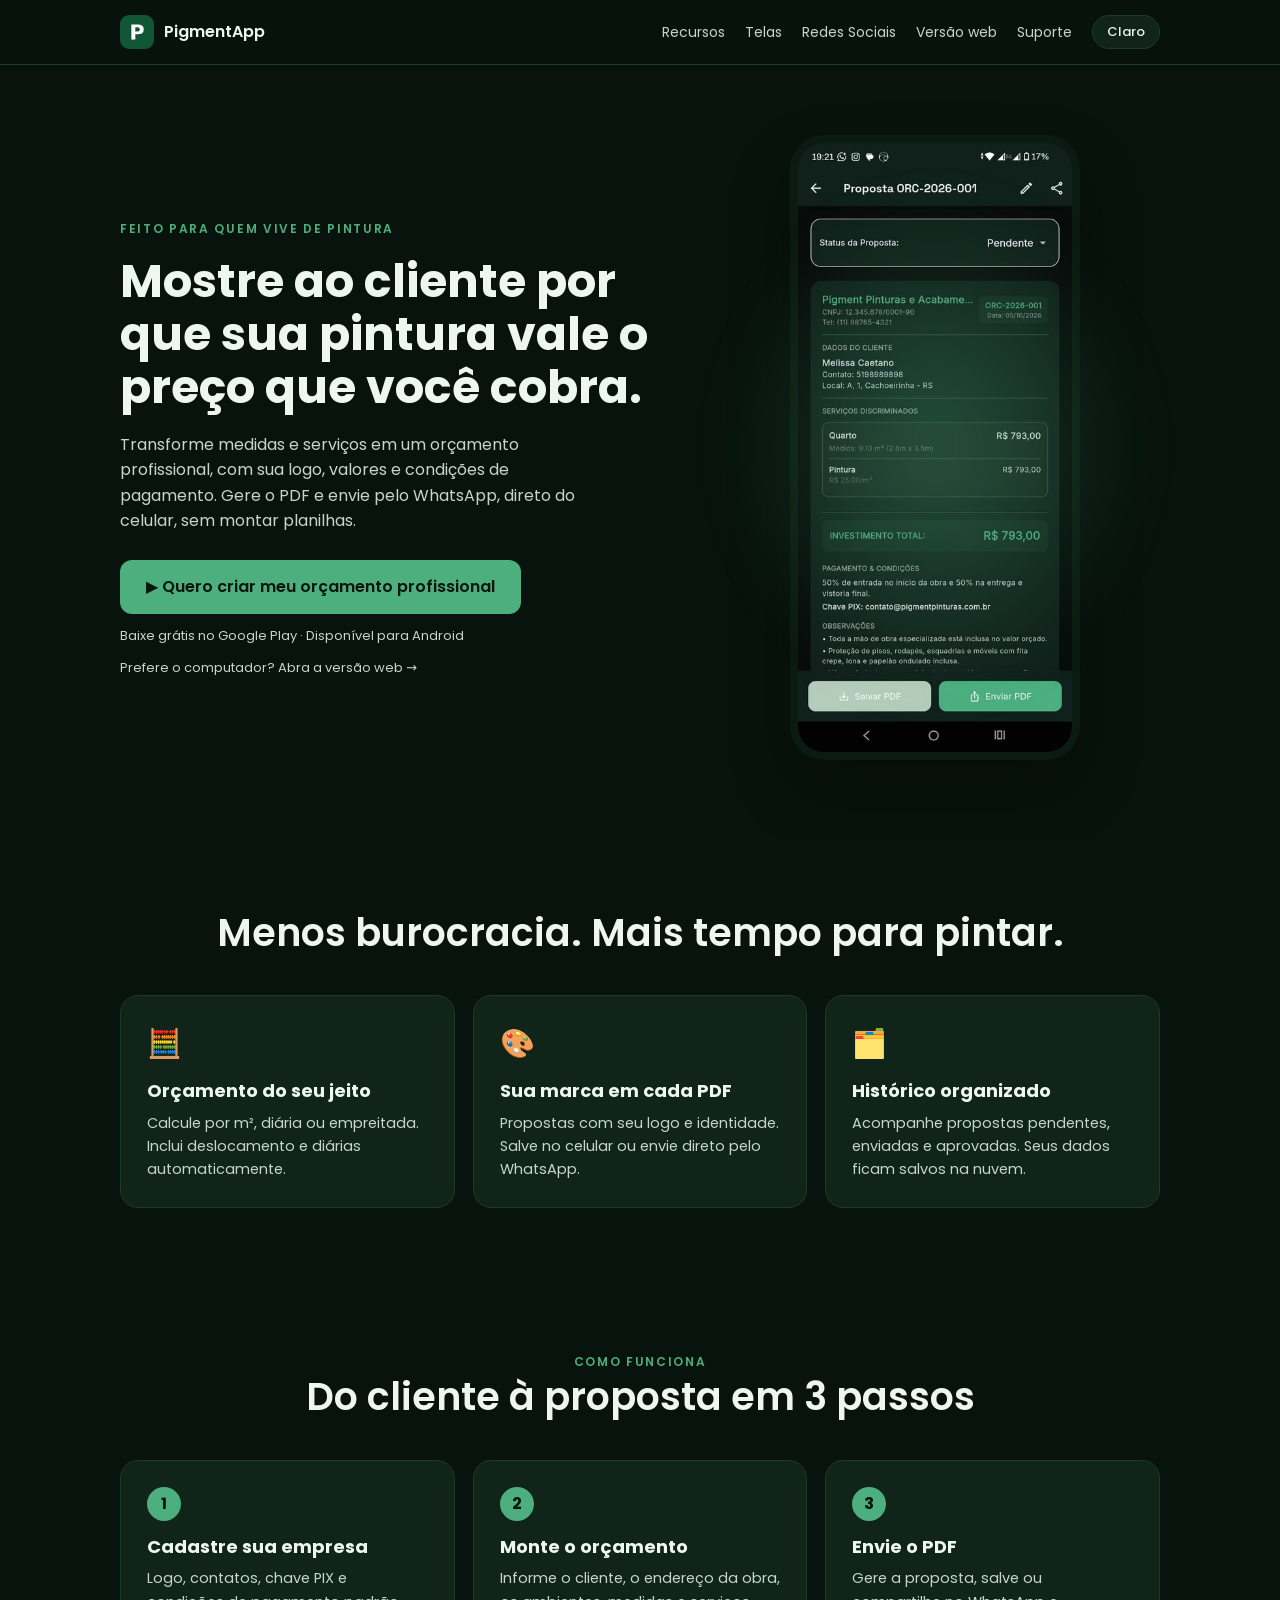
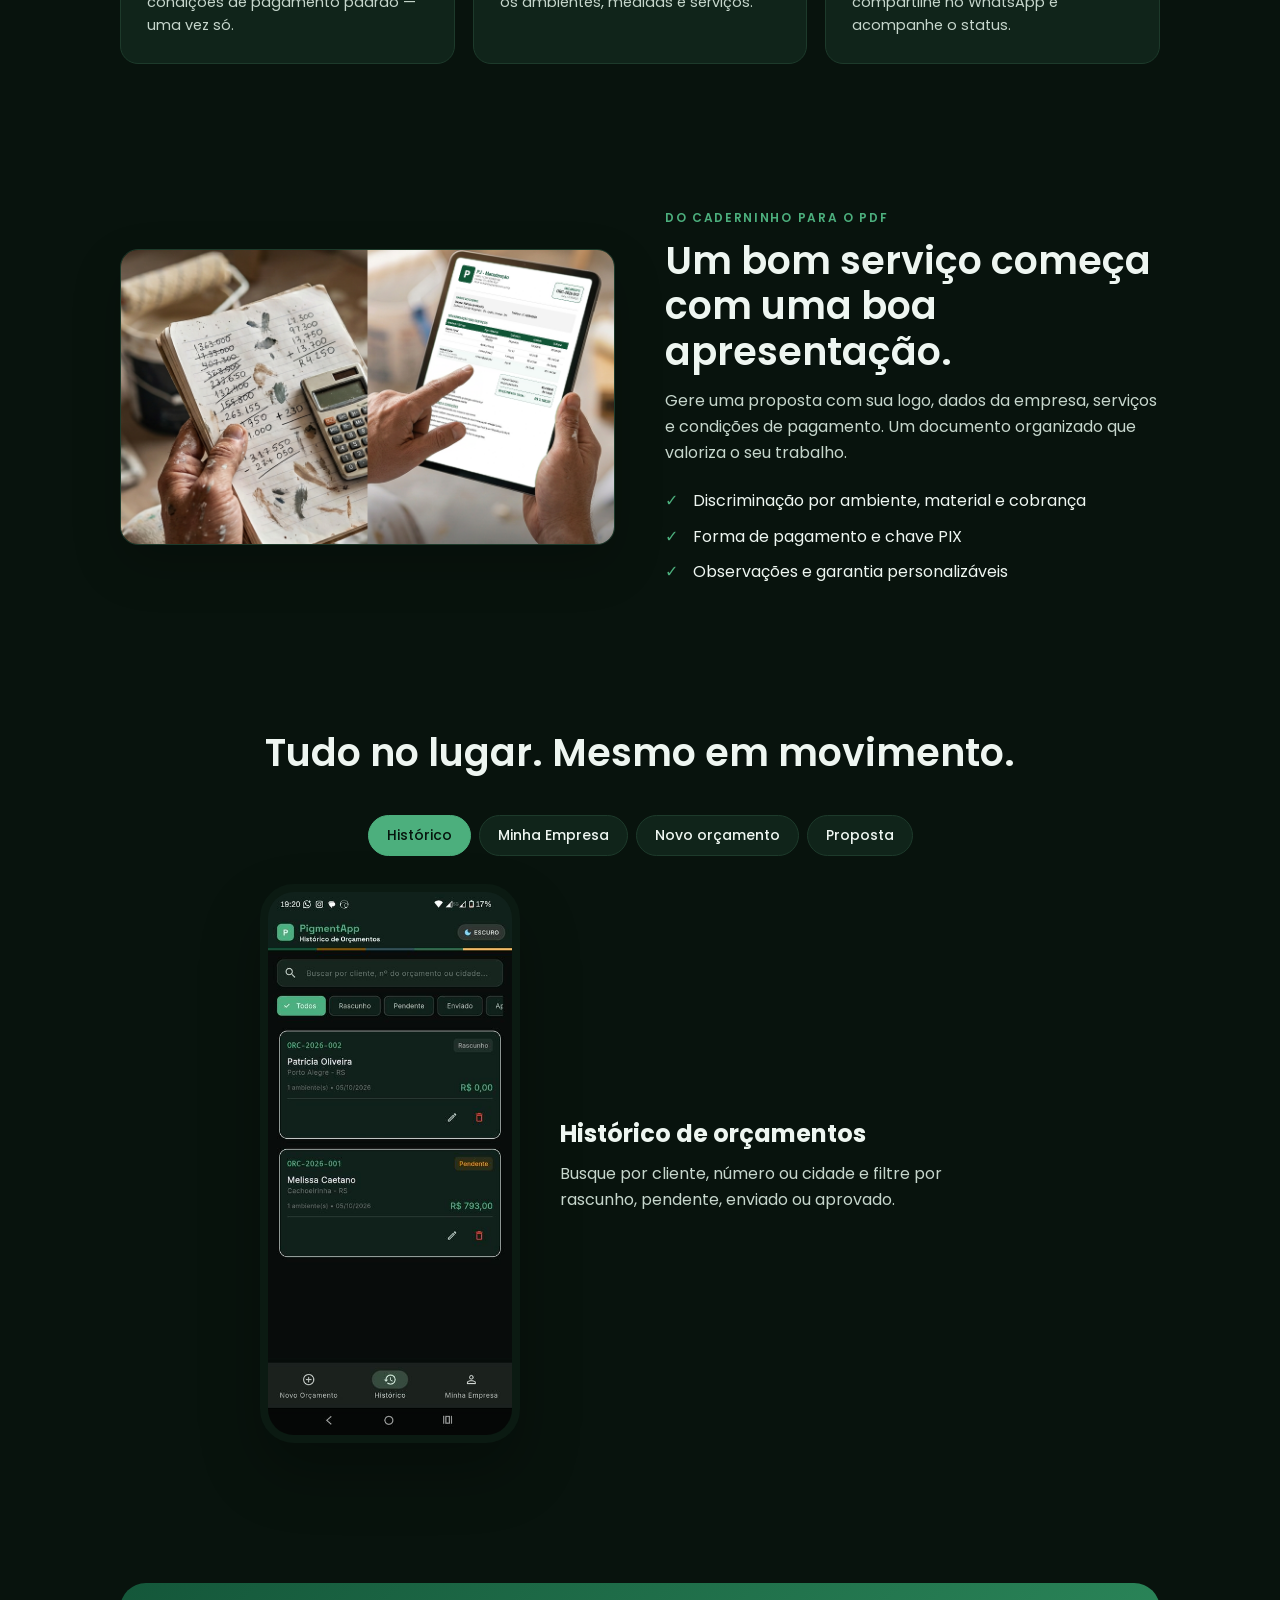
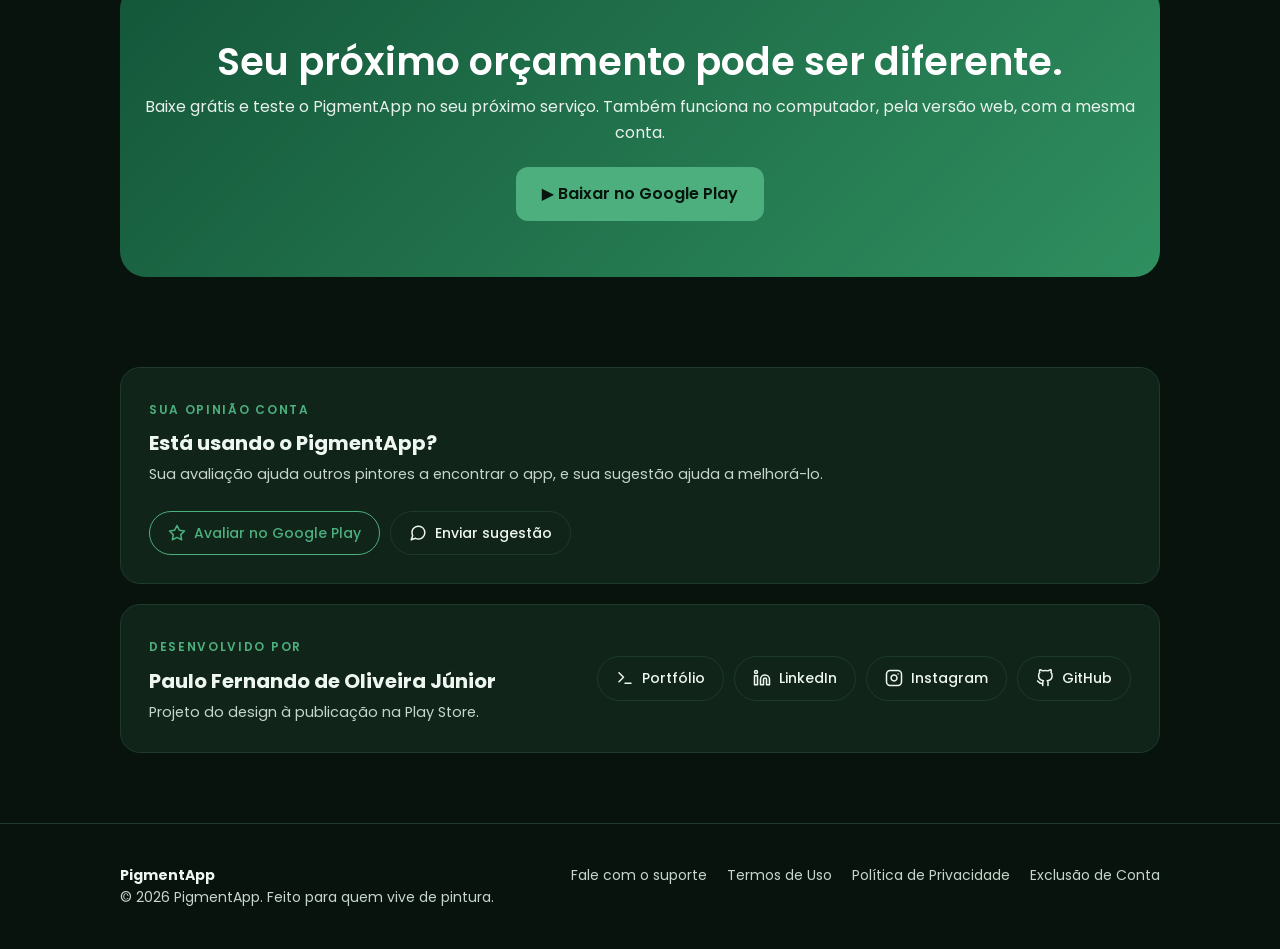
<file: index.html>
<!DOCTYPE html>
<html lang="pt-BR">

<head>
    <meta charset="utf-8">
    <meta name="viewport" content="width=device-width, initial-scale=1">
    <title>PigmentApp — Orçamentos profissionais para pintores</title>
    <meta name="description"
        content="Transforme medidas e serviços em propostas profissionais em PDF, direto do celular ou do computador. Baixe grátis no Google Play ou use na versão web.">
    <link rel="icon" href="assets/icone.png">
    <link rel="preconnect" href="https://fonts.googleapis.com">
    <link rel="preconnect" href="https://fonts.gstatic.com" crossorigin>
    <link href="https://fonts.googleapis.com/css2?family=Poppins:wght@400;500;600;700&display=swap" rel="stylesheet">
    <link rel="stylesheet" href="css/style.css">
</head>

<body>
    <nav>
        <div class="w"><a class="logo" href="#"><img src="assets/icone.png" alt="">PigmentApp</a>
            <div class="nl">
                <a class="h" href="#recursos">Recursos</a>
                <a class="h" href="#telas">Telas</a>
                <a class="h" href="#redes">Redes Sociais</a>
                <a class="h" href="/web/" target="_blank" rel="noopener">Versão web</a>
                <a href="suporte.html" target="_blank" rel="noopener">Suporte</a>
                <button class="tg" id="tg">Escuro</button>
            </div>
        </div>
    </nav>

    <header class="hero">
        <div class="w">
            <div class="rv">
                <span class="eyebrow">Feito para quem vive de pintura</span>
                <h1>Mostre ao cliente por que sua pintura vale o preço que você cobra.</h1>
                <p class="lead">Transforme medidas e serviços em um orçamento profissional, com sua logo, valores e
                    condições de pagamento. Gere o PDF e envie pelo WhatsApp, direto do celular, sem montar
                    planilhas.</p>
                <a class="btn" href="https://play.google.com/store/apps/details?id=com.juniorpfo.pigmentapp"
                    target="_blank" rel="noopener">▶ Quero criar meu orçamento profissional</a>
                <p class="sm">Baixe grátis no Google Play · Disponível para Android</p>
                <p class="sm">Prefere o computador? <a href="/web/" target="_blank" rel="noopener">Abra a versão web
                        →</a></p>
            </div>
            <div class="hv rv">
                <div class="ph"><img src="assets/tela-proposta.jpg" alt="Proposta no PigmentApp"></div>
            </div>
        </div>
    </header>

    <section id="recursos">
        <div class="w">
            <div class="c rv">
                <h2>Menos burocracia. Mais tempo para pintar.</h2>
            </div>
            <div class="g3">
                <div class="cd rv"><i>🧮</i>
                    <h3>Orçamento do seu jeito</h3>
                    <p>Calcule por m², diária ou empreitada. Inclui deslocamento e diárias automaticamente.</p>
                </div>
                <div class="cd rv"><i>🎨</i>
                    <h3>Sua marca em cada PDF</h3>
                    <p>Propostas com seu logo e identidade. Salve no celular ou envie direto pelo WhatsApp.</p>
                </div>
                <div class="cd rv"><i>🗂️</i>
                    <h3>Histórico organizado</h3>
                    <p>Acompanhe propostas pendentes, enviadas e aprovadas. Seus dados ficam salvos na nuvem.</p>
                </div>
            </div>
        </div>
    </section>

    <section>
        <div class="w">
            <div class="c rv"><span class="eyebrow">Como funciona</span>
                <h2>Do cliente à proposta em 3 passos</h2>
            </div>
            <div class="g3 st">
                <div class="cd rv">
                    <h3>Cadastre sua empresa</h3>
                    <p>Logo, contatos, chave PIX e condições de pagamento padrão — uma vez só.</p>
                </div>
                <div class="cd rv">
                    <h3>Monte o orçamento</h3>
                    <p>Informe o cliente, o endereço da obra, os ambientes, medidas e serviços.</p>
                </div>
                <div class="cd rv">
                    <h3>Envie o PDF</h3>
                    <p>Gere a proposta, salve ou compartilhe no WhatsApp e acompanhe o status.</p>
                </div>
            </div>
        </div>
    </section>

    <section>
        <div class="w two">
            <div class="rv">
                <img class="cmp" src="assets/caderninho-vs-pdf.png" width="1024" height="612" loading="lazy"
                    alt="À esquerda, um caderno de obra com contas riscadas e uma calculadora. À direita, uma proposta em PDF organizada, aberta num tablet.">
            </div>
            <div class="rv"><span class="eyebrow">Do caderninho para o PDF</span>
                <h2>Um bom serviço começa com uma boa apresentação.</h2>
                <p>Gere uma proposta com sua logo, dados da empresa, serviços e condições de pagamento. Um documento
                    organizado que valoriza o seu trabalho.</p>
                <ul class="ck">
                    <li>Discriminação por ambiente, material e cobrança</li>
                    <li>Forma de pagamento e chave PIX</li>
                    <li>Observações e garantia personalizáveis</li>
                </ul>
            </div>
        </div>
    </section>

    <section id="telas">
        <div class="w">
            <div class="c rv">
                <h2>Tudo no lugar. Mesmo em movimento.</h2>
            </div>
            <div class="tabs" id="tabs"></div>
            <div class="show rv">
                <div class="ph"><img id="si" src="assets/tela-historico.jpg" alt=""></div>
                <div>
                    <h3 id="st"></h3>
                    <p id="sp"></p>
                </div>
            </div>
        </div>
    </section>

    <!-- DEPOIMENTOS (desativado). Só publique com textos reais e com autorização de quem falou.
         Para ativar: apague as duas linhas "INICIO DO MODELO" e "FIM DO MODELO" logo abaixo,
         troque os textos entre colchetes e remova os cartões que não for usar (serve para 1, 2 ou 3). -->
    <!-- INICIO DO MODELO
    <section id="depoimentos">
        <div class="w">
            <div class="c rv"><span class="eyebrow">Quem já usa</span>
                <h2>O que dizem os pintores</h2>
            </div>
            <div class="deps">
                <figure class="cd dep rv">
                    <blockquote>“[texto do depoimento 1]”</blockquote>
                    <figcaption>[Nome ou iniciais] · [Cidade]</figcaption>
                </figure>
                <figure class="cd dep rv">
                    <blockquote>“[texto do depoimento 2]”</blockquote>
                    <figcaption>[Nome ou iniciais] · [Cidade]</figcaption>
                </figure>
                <figure class="cd dep rv">
                    <blockquote>“[texto do depoimento 3]”</blockquote>
                    <figcaption>[Nome ou iniciais] · [Cidade]</figcaption>
                </figure>
            </div>
        </div>
    </section>
    FIM DO MODELO -->

    <section>
        <div class="w">
            <div class="cta rv">
                <h2>Seu próximo orçamento pode ser diferente.</h2>
                <p>Baixe grátis e teste o PigmentApp no seu próximo serviço. Também funciona no computador, pela <a
                        href="/web/" target="_blank" rel="noopener">versão web</a>, com a mesma conta.</p>
                <a class="btn" href="https://play.google.com/store/apps/details?id=com.juniorpfo.pigmentapp"
                    target="_blank" rel="noopener">▶ Baixar no Google Play</a>
            </div>
        </div>
    </section>
    <section class="dev" id="avaliar">
        <div class="w">
            <div class="dev-box rv">
                <div>
                    <span class="eyebrow">Sua opinião conta</span>
                    <h3>Está usando o PigmentApp?</h3>
                    <p>Sua avaliação ajuda outros pintores a encontrar o app, e sua sugestão ajuda a melhorá-lo.</p>
                </div>
                <div class="soc">
                    <a class="p" href="https://play.google.com/store/apps/details?id=com.juniorpfo.pigmentapp"
                        target="_blank" rel="noopener">
                        <svg viewBox="0 0 24 24">
                            <polygon
                                points="12 2 15.09 8.26 22 9.27 17 14.14 18.18 21.02 12 17.77 5.82 21.02 7 14.14 2 9.27 8.91 8.26 12 2" />
                        </svg>Avaliar no Google Play</a>
                    <a href="suporte.html">
                        <svg viewBox="0 0 24 24">
                            <path
                                d="M21 11.5a8.38 8.38 0 0 1-.9 3.8 8.5 8.5 0 0 1-7.6 4.7 8.38 8.38 0 0 1-3.8-.9L3 21l1.9-5.7a8.38 8.38 0 0 1-.9-3.8 8.5 8.5 0 0 1 4.7-7.6 8.38 8.38 0 0 1 3.8-.9h.5a8.48 8.48 0 0 1 8 8v.5z" />
                        </svg>Enviar sugestão</a>
                </div>
            </div>
        </div>
    </section>
    <section class="dev" id="redes">
        <div class="w">
            <div class="dev-box rv">
                <div>
                    <span class="eyebrow">Desenvolvido por</span>
                    <h3>Paulo Fernando de Oliveira Júnior</h3>
                    <p>Projeto do design à publicação na Play Store.</p>
                </div>
                <div class="soc">
                    <a href="https://paulojr.dev.br/" target="_blank" rel="noopener">
                        <svg viewBox="0 0 24 24" fill="none" stroke="currentColor" stroke-width="2"
                            stroke-linecap="round" stroke-linejoin="round">
                            <polyline points="4 17 10 11 4 5"></polyline>
                            <line x1="12" y1="19" x2="20" y2="19"></line>
                        </svg>Portfólio</a>
                    <a href="https://www.linkedin.com/in/paulofojunior" target="_blank" rel="noopener">
                        <svg viewBox="0 0 24 24">
                            <path d="M16 8a6 6 0 0 1 6 6v7h-4v-7a2 2 0 0 0-2-2 2 2 0 0 0-2 2v7h-4v-7a6 6 0 0 1 6-6z" />
                            <rect x="2" y="9" width="4" height="12" />
                            <circle cx="4" cy="4" r="2" />
                        </svg>LinkedIn</a>
                    <a href="https://www.instagram.com/pigment.app" target="_blank" rel="noopener">
                        <svg viewBox="0 0 24 24">
                            <rect x="2" y="2" width="20" height="20" rx="5" />
                            <path d="M16 11.37A4 4 0 1 1 12.63 8 4 4 0 0 1 16 11.37z" />
                            <line x1="17.5" y1="6.5" x2="17.51" y2="6.5" />
                        </svg>Instagram</a>
                    <a href="https://github.com/PauloFOJr/PigmentaApp-Showcase" target="_blank" rel="noopener">
                        <svg viewBox="0 0 24 24">
                            <path
                                d="M9 19c-5 1.5-5-2.5-7-3m14 6v-3.87a3.37 3.37 0 0 0-.94-2.61c3.14-.35 6.44-1.54 6.44-7A5.44 5.44 0 0 0 20 4.77 5.07 5.07 0 0 0 19.91 1S18.73.65 16 2.48a13.38 13.38 0 0 0-7 0C6.27.65 5.09 1 5.09 1A5.07 5.07 0 0 0 5 4.77a5.44 5.44 0 0 0-1.5 3.78c0 5.42 3.3 6.61 6.44 7A3.37 3.37 0 0 0 9 18.13V22" />
                        </svg>GitHub</a>
                </div>
            </div>
        </div>
    </section>
    <footer id="suporte">
        <div class="w">
            <div><b>PigmentApp</b><br>© 2026 PigmentApp. Feito para quem vive de pintura.</div>
            <div class="fl">
                <a href="suporte.html">Fale com o suporte</a>
                <a href="termos.html">Termos de Uso</a>
                <a href="privacidade.html">Política de Privacidade</a>
                <a href="exclusao-de-conta.html">Exclusão de Conta</a>
            </div>
        </div>
    </footer>

    <script src="js/main.js"></script>
</body>

</html>
</file>
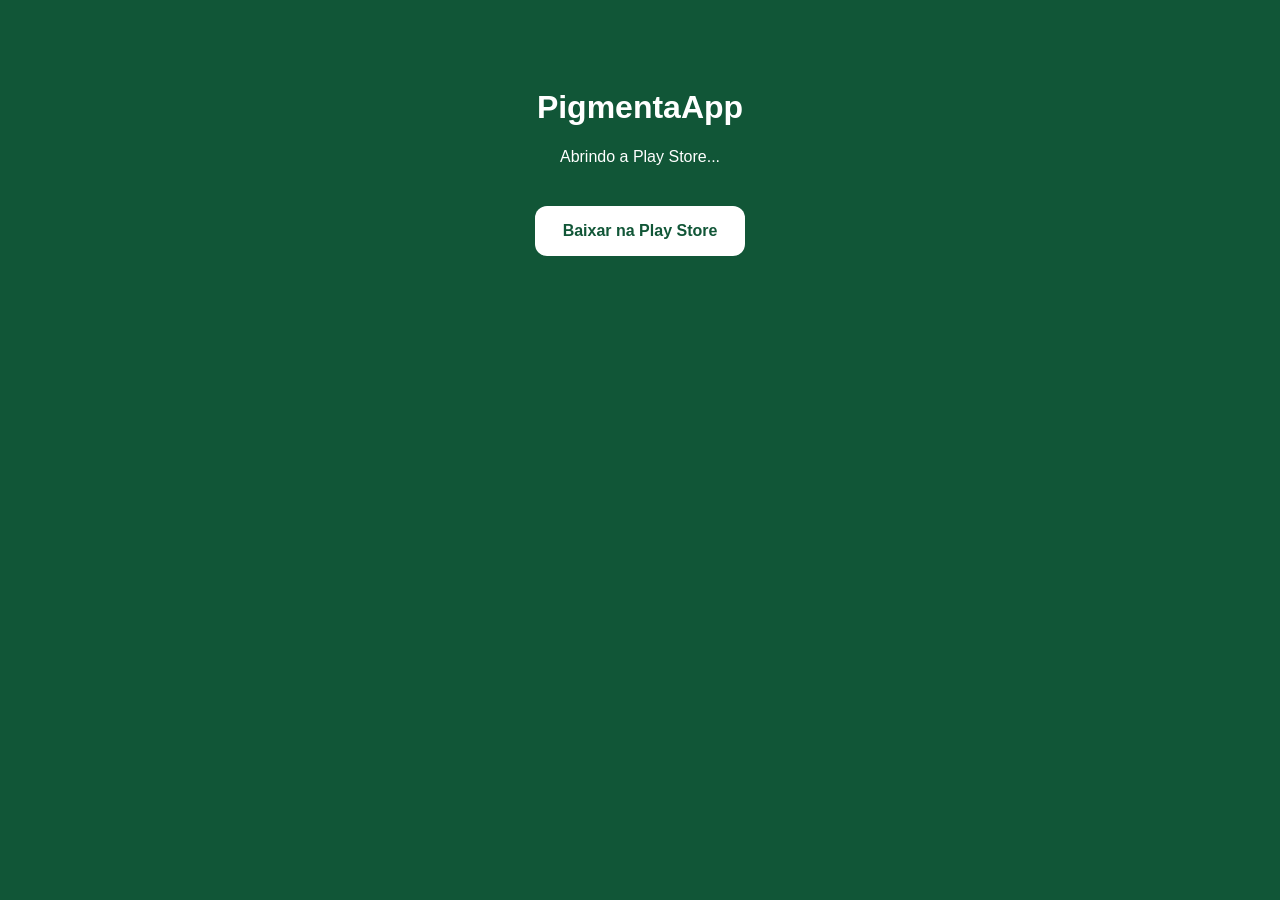
<file: baixar.html>
<!doctype html>
<html lang="pt-BR">

<head>
    <meta charset="utf-8">
    <meta name="viewport" content="width=device-width,initial-scale=1">
    <title>Baixar PigmentaApp</title>
    <style>
        body {
            font-family: sans-serif;
            background: #115637;
            color: #fff;
            text-align: center;
            padding: 60px 24px
        }

        a {
            display: inline-block;
            margin-top: 24px;
            padding: 16px 28px;
            background: #fff;
            color: #115637;
            border-radius: 12px;
            font-weight: bold;
            text-decoration: none
        }
    </style>
</head>

<body>
    <h1>PigmentaApp</h1>
    <p>Abrindo a Play Store...</p>
    <a id="btn" href="https://play.google.com/store/apps/details?id=com.juniorpfo.pigmentapp">Baixar na Play Store</a>
    <script>
        var pkg = 'com.juniorpfo.pigmentapp';
        var web = 'https://play.google.com/store/apps/details?id=' + pkg;
        var intent = 'intent://details?id=' + pkg +
            '#Intent;scheme=market;package=com.android.vending;' +
            'S.browser_fallback_url=' + encodeURIComponent(web) + ';end';
        if (/android/i.test(navigator.userAgent)) {
            document.getElementById('btn').href = intent;
            window.location.href = intent;
        }
    </script>
</body>

</html>
</file>
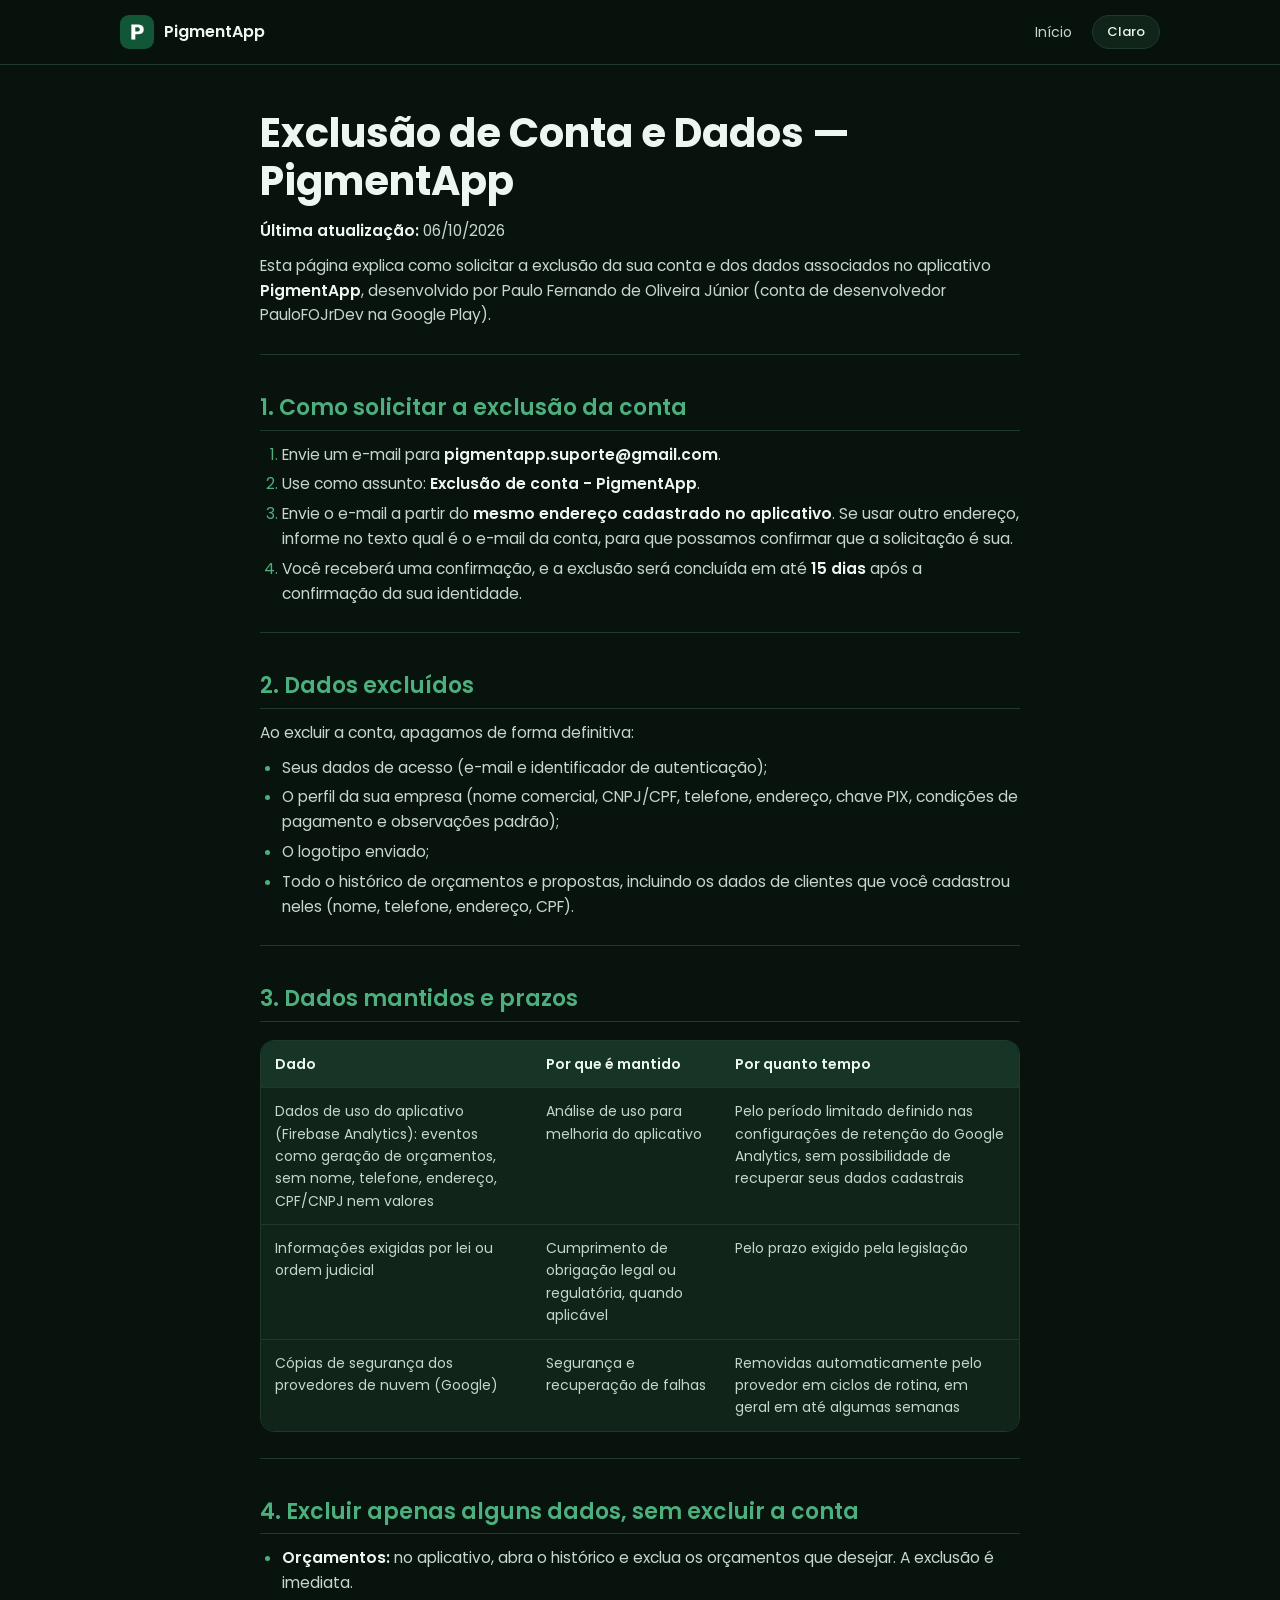
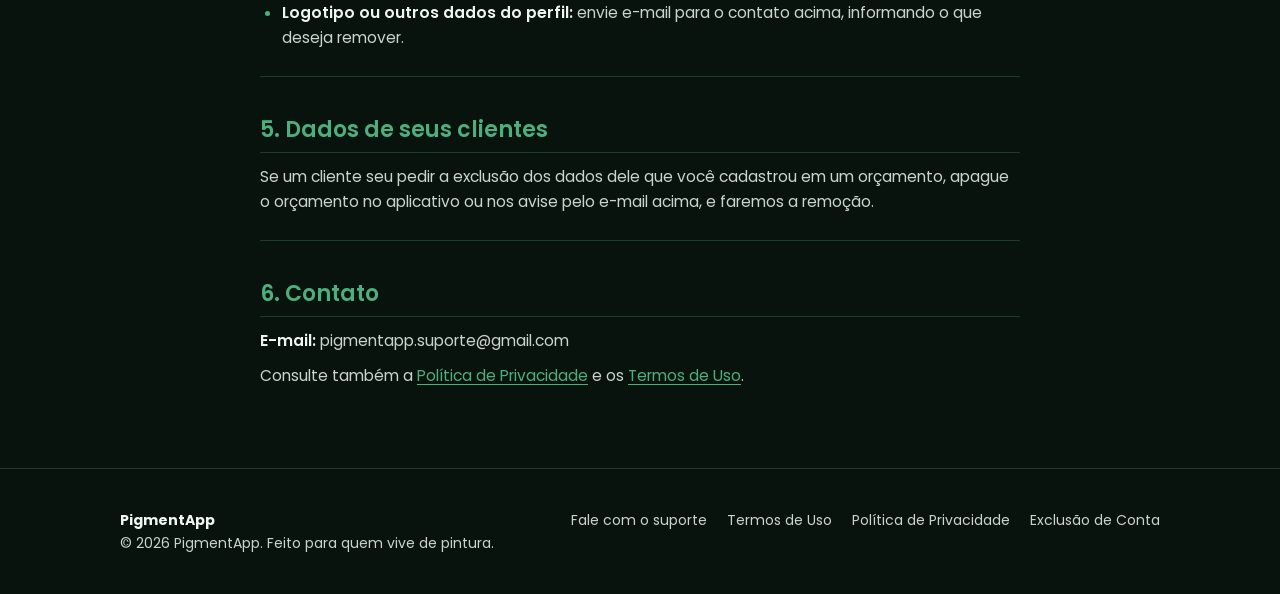
<file: exclusao-de-conta.html>
<!DOCTYPE html>
<html lang="pt-BR">

<head>
    <meta charset="utf-8">
    <meta name="viewport" content="width=device-width, initial-scale=1">
    <title>Exclusão de Conta — PigmentApp</title>
    <link rel="icon" href="assets/icone.png">
    <link rel="preconnect" href="https://fonts.googleapis.com">
    <link rel="preconnect" href="https://fonts.gstatic.com" crossorigin>
    <link href="https://fonts.googleapis.com/css2?family=Poppins:wght@400;500;600;700&display=swap" rel="stylesheet">
    <link rel="stylesheet" href="css/style.css">
    <link rel="stylesheet" href="css/legal.css">
</head>

<body>
    <nav>
        <div class="w"><a class="logo" href="index.html"><img src="assets/icone.png" alt="">PigmentApp</a>
            <div class="nl"><a class="h" href="index.html">Início</a><button class="tg" id="tg">Escuro</button></div>
        </div>
    </nav>
    <main class="doc">
        <h1>Exclusão de Conta e Dados — PigmentApp</h1>
        <p><strong>Última atualização:</strong> 06/10/2026</p>
        <p>Esta página explica como solicitar a exclusão da sua conta e dos dados associados no aplicativo
            <strong>PigmentApp</strong>, desenvolvido por Paulo Fernando de Oliveira Júnior (conta de desenvolvedor
            PauloFOJrDev na Google Play).</p>
        <hr />
        <h2>1. Como solicitar a exclusão da conta</h2>
        <ol>
            <li>Envie um e-mail para <strong>pigmentapp.suporte@gmail.com</strong>.</li>
            <li>Use como assunto: <strong>Exclusão de conta - PigmentApp</strong>.</li>
            <li>Envie o e-mail a partir do <strong>mesmo endereço cadastrado no aplicativo</strong>. Se usar outro
                endereço, informe no texto qual é o e-mail da conta, para que possamos confirmar que a solicitação é
                sua.</li>
            <li>Você receberá uma confirmação, e a exclusão será concluída em até <strong>15 dias</strong> após a
                confirmação da sua identidade.</li>
        </ol>
        <hr />
        <h2>2. Dados excluídos</h2>
        <p>Ao excluir a conta, apagamos de forma definitiva:</p>
        <ul>
            <li>Seus dados de acesso (e-mail e identificador de autenticação);</li>
            <li>O perfil da sua empresa (nome comercial, CNPJ/CPF, telefone, endereço, chave PIX, condições de pagamento
                e observações padrão);</li>
            <li>O logotipo enviado;</li>
            <li>Todo o histórico de orçamentos e propostas, incluindo os dados de clientes que você cadastrou neles
                (nome, telefone, endereço, CPF).</li>
        </ul>
        <hr />
        <h2>3. Dados mantidos e prazos</h2>
        <div class="tw">
            <table>
                <thead>
                    <tr>
                        <th>Dado</th>
                        <th>Por que é mantido</th>
                        <th>Por quanto tempo</th>
                    </tr>
                </thead>
                <tbody>
                    <tr>
                        <td>Dados de uso do aplicativo (Firebase Analytics): eventos como geração de orçamentos, sem
                            nome, telefone, endereço, CPF/CNPJ nem valores</td>
                        <td>Análise de uso para melhoria do aplicativo</td>
                        <td>Pelo período limitado definido nas configurações de retenção do Google Analytics, sem
                            possibilidade de recuperar seus dados cadastrais</td>
                    </tr>
                    <tr>
                        <td>Informações exigidas por lei ou ordem judicial</td>
                        <td>Cumprimento de obrigação legal ou regulatória, quando aplicável</td>
                        <td>Pelo prazo exigido pela legislação</td>
                    </tr>
                    <tr>
                        <td>Cópias de segurança dos provedores de nuvem (Google)</td>
                        <td>Segurança e recuperação de falhas</td>
                        <td>Removidas automaticamente pelo provedor em ciclos de rotina, em geral em até algumas semanas
                        </td>
                    </tr>
                </tbody>
            </table>
        </div>
        <hr />
        <h2>4. Excluir apenas alguns dados, sem excluir a conta</h2>
        <ul>
            <li><strong>Orçamentos:</strong> no aplicativo, abra o histórico e exclua os orçamentos que desejar. A
                exclusão é imediata.</li>
            <li><strong>Logotipo ou outros dados do perfil:</strong> envie e-mail para o contato acima, informando o que
                deseja remover.</li>
        </ul>
        <hr />
        <h2>5. Dados de seus clientes</h2>
        <p>Se um cliente seu pedir a exclusão dos dados dele que você cadastrou em um orçamento, apague o orçamento no
            aplicativo ou nos avise pelo e-mail acima, e faremos a remoção.</p>
        <hr />
        <h2>6. Contato</h2>
        <p><strong>E-mail:</strong> pigmentapp.suporte@gmail.com</p>
        <p>Consulte também a <a href="privacidade.html">Política de Privacidade</a> e os <a href="termos.html">Termos de
                Uso</a>.</p>
    </main>
    <footer>
        <div class="w">
            <div><b style="color:var(--tx)">PigmentApp</b><br>© 2026 PigmentApp. Feito para quem vive de pintura.</div>
            <div class="fl">
                <a href="suporte.html">Fale com o suporte</a>
                <a href="termos.html">Termos de Uso</a>
                <a href="privacidade.html">Política de Privacidade</a>
                <a href="exclusao-de-conta.html">Exclusão de Conta</a>
            </div>
        </div>
    </footer>
    <script src="js/legal.js"></script>
</body>

</html>
</file>
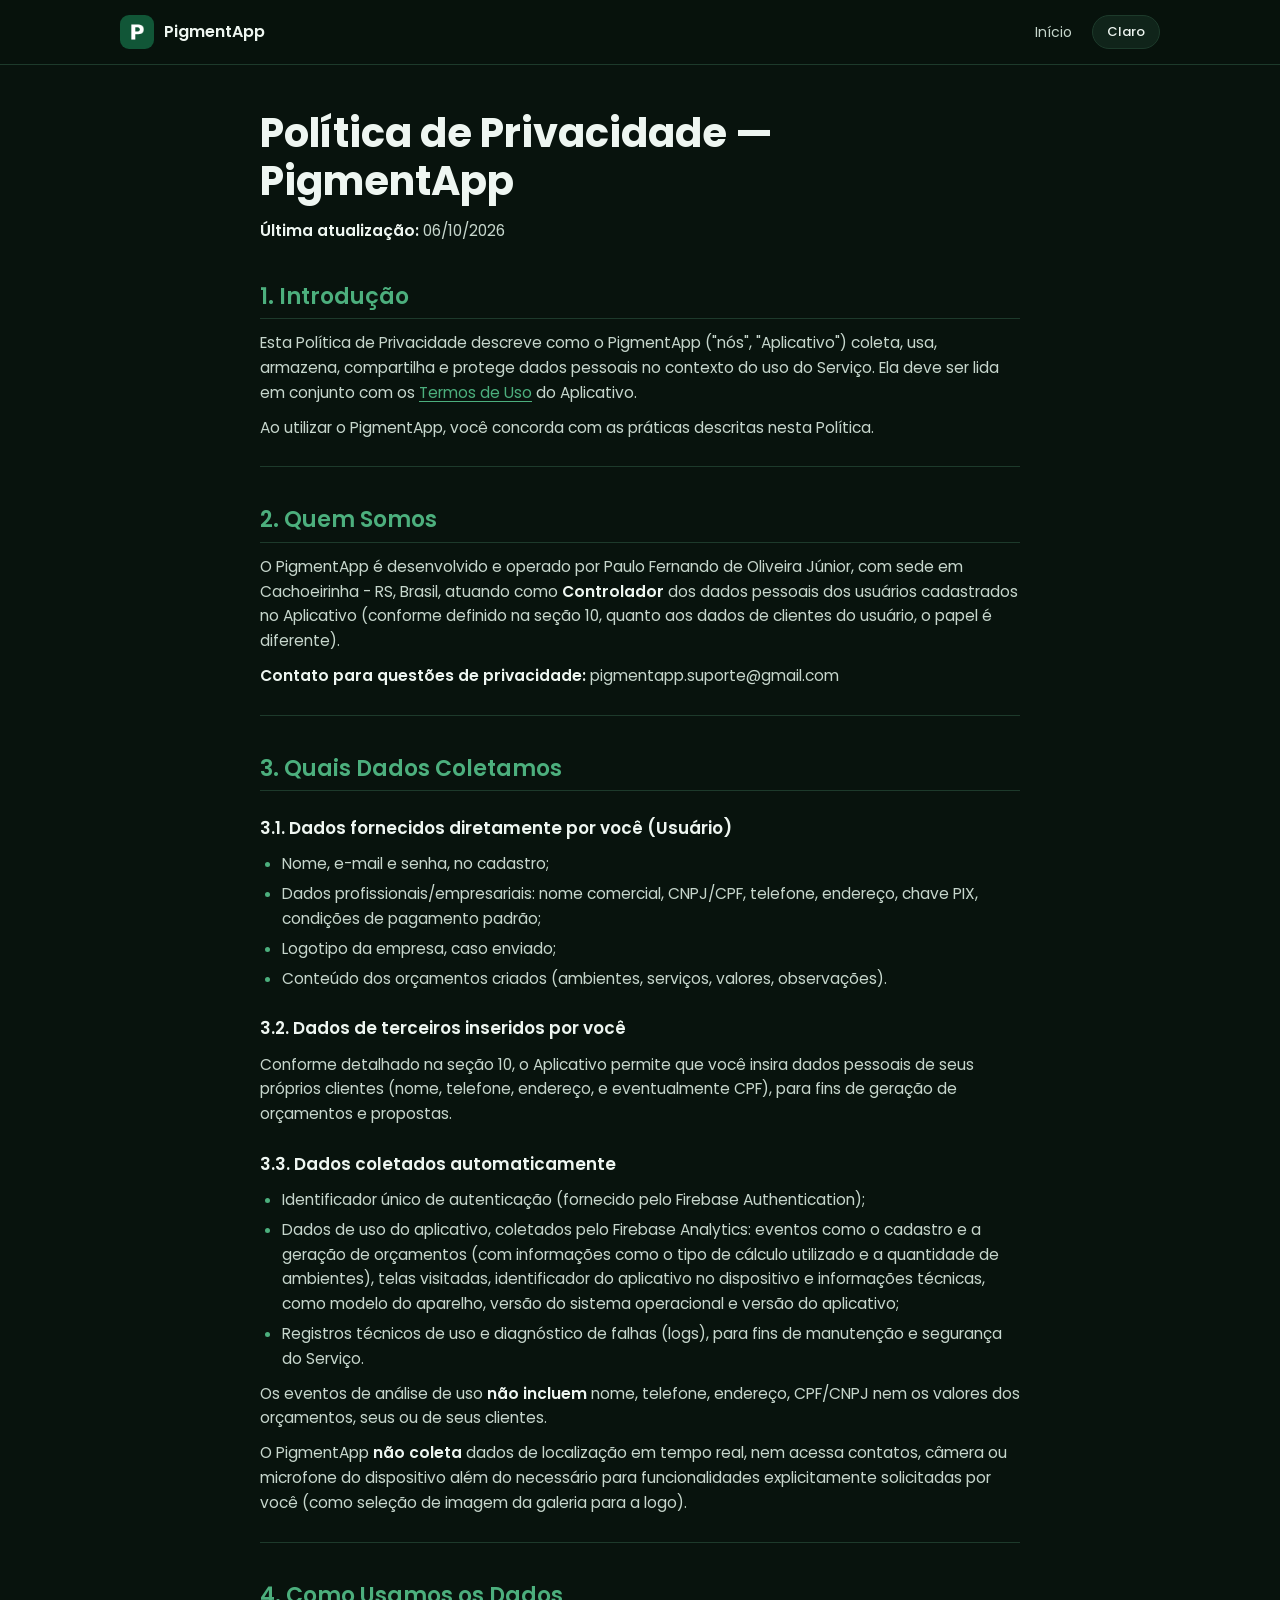
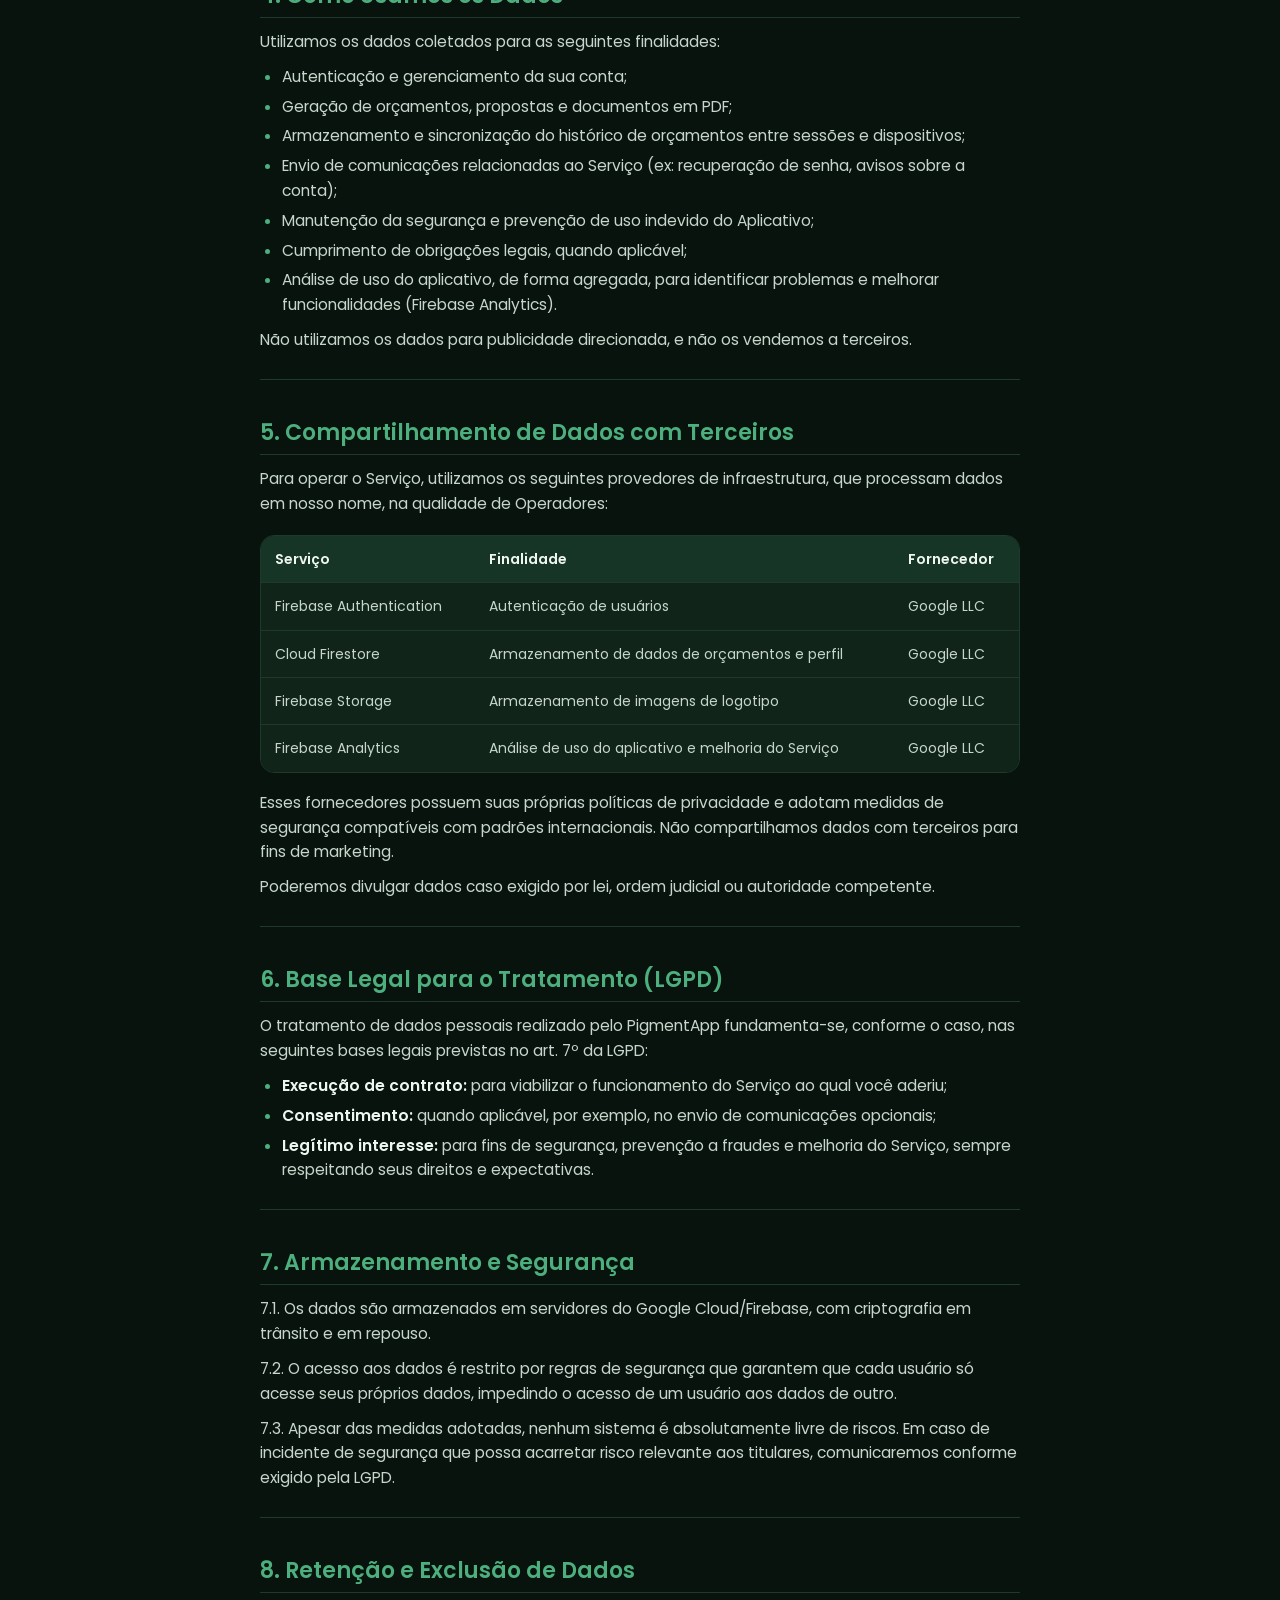
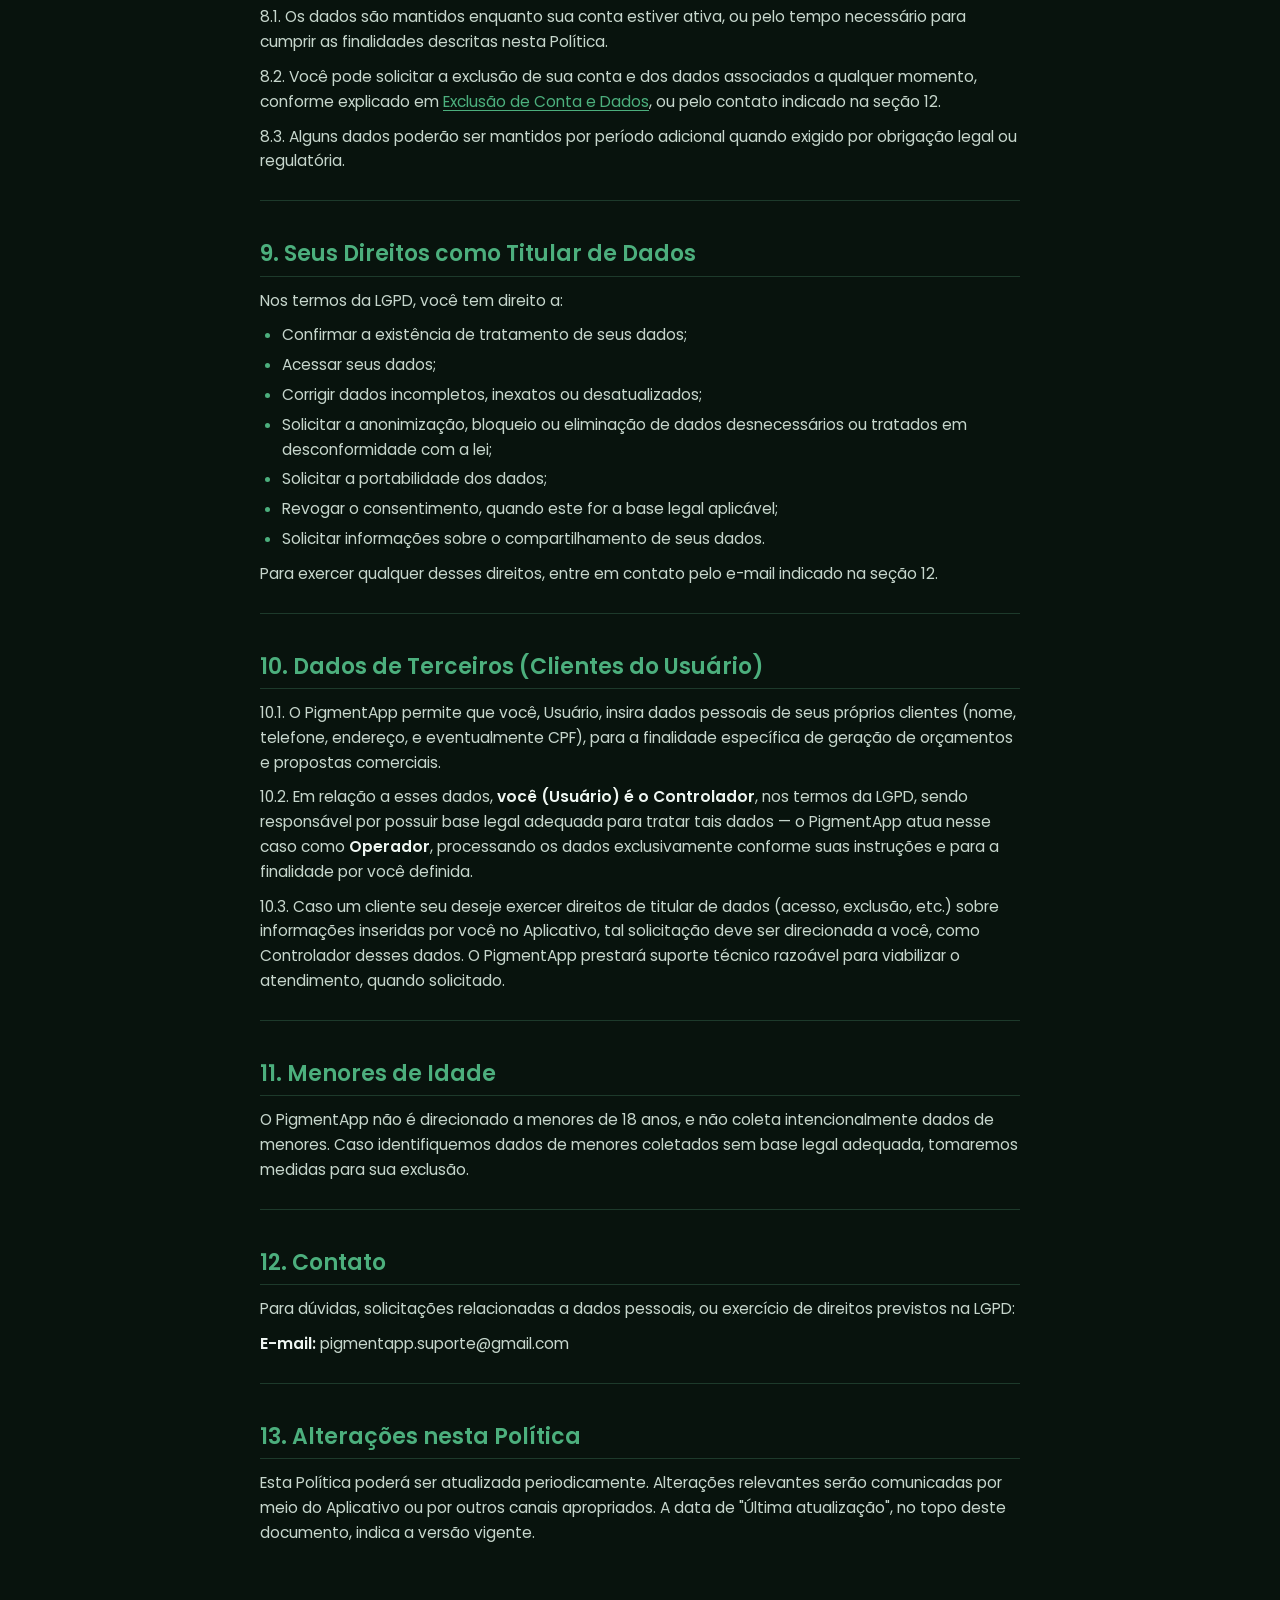
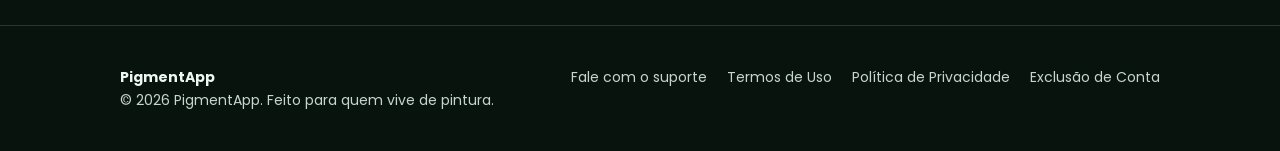
<file: privacidade.html>
<!DOCTYPE html>
<html lang="pt-BR">

<head>
    <meta charset="utf-8">
    <meta name="viewport" content="width=device-width, initial-scale=1">
    <title>Política de Privacidade — PigmentApp</title>
    <link rel="icon" href="assets/icone.png">
    <link rel="preconnect" href="https://fonts.googleapis.com">
    <link rel="preconnect" href="https://fonts.gstatic.com" crossorigin>
    <link href="https://fonts.googleapis.com/css2?family=Poppins:wght@400;500;600;700&display=swap" rel="stylesheet">
    <link rel="stylesheet" href="css/style.css">
    <link rel="stylesheet" href="css/legal.css">
</head>

<body>
    <nav>
        <div class="w"><a class="logo" href="index.html"><img src="assets/icone.png" alt="">PigmentApp</a>
            <div class="nl"><a class="h" href="index.html">Início</a><button class="tg" id="tg">Escuro</button></div>
        </div>
    </nav>
    <main class="doc">
        <h1>Política de Privacidade — PigmentApp</h1>
        <p><strong>Última atualização:</strong> 06/10/2026</p>
        <h2>1. Introdução</h2>
        <p>Esta Política de Privacidade descreve como o PigmentApp ("nós", "Aplicativo") coleta, usa, armazena,
            compartilha e protege dados pessoais no contexto do uso do Serviço. Ela deve ser lida em conjunto com os <a
                href="termos.html">Termos de Uso</a> do Aplicativo.</p>
        <p>Ao utilizar o PigmentApp, você concorda com as práticas descritas nesta Política.</p>
        <hr />
        <h2>2. Quem Somos</h2>
        <p>O PigmentApp é desenvolvido e operado por Paulo Fernando de Oliveira Júnior, com sede em Cachoeirinha - RS,
            Brasil, atuando como <strong>Controlador</strong> dos dados pessoais dos usuários cadastrados no Aplicativo
            (conforme definido na seção 10, quanto aos dados de clientes do usuário, o papel é diferente).</p>
        <p><strong>Contato para questões de privacidade:</strong> pigmentapp.suporte@gmail.com</p>
        <hr />
        <h2>3. Quais Dados Coletamos</h2>
        <h3>3.1. Dados fornecidos diretamente por você (Usuário)</h3>
        <ul>
            <li>Nome, e-mail e senha, no cadastro;</li>
            <li>Dados profissionais/empresariais: nome comercial, CNPJ/CPF, telefone, endereço, chave PIX, condições de
                pagamento padrão;</li>
            <li>Logotipo da empresa, caso enviado;</li>
            <li>Conteúdo dos orçamentos criados (ambientes, serviços, valores, observações).</li>
        </ul>
        <h3>3.2. Dados de terceiros inseridos por você</h3>
        <p>Conforme detalhado na seção 10, o Aplicativo permite que você insira dados pessoais de seus próprios clientes
            (nome, telefone, endereço, e eventualmente CPF), para fins de geração de orçamentos e propostas.</p>
        <h3>3.3. Dados coletados automaticamente</h3>
        <ul>
            <li>Identificador único de autenticação (fornecido pelo Firebase Authentication);</li>
            <li>Dados de uso do aplicativo, coletados pelo Firebase Analytics: eventos como o cadastro e a geração de
                orçamentos (com informações como o tipo de cálculo utilizado e a quantidade de ambientes), telas
                visitadas, identificador do aplicativo no dispositivo e informações técnicas, como modelo do aparelho,
                versão do sistema operacional e versão do aplicativo;</li>
            <li>Registros técnicos de uso e diagnóstico de falhas (logs), para fins de manutenção e segurança do
                Serviço.</li>
        </ul>
        <p>Os eventos de análise de uso <strong>não incluem</strong> nome, telefone, endereço, CPF/CNPJ nem os valores
            dos orçamentos, seus ou de seus clientes.</p>
        <p>O PigmentApp <strong>não coleta</strong> dados de localização em tempo real, nem acessa contatos, câmera ou
            microfone do dispositivo além do necessário para funcionalidades explicitamente solicitadas por você (como
            seleção de imagem da galeria para a logo).</p>
        <hr />
        <h2>4. Como Usamos os Dados</h2>
        <p>Utilizamos os dados coletados para as seguintes finalidades:</p>
        <ul>
            <li>Autenticação e gerenciamento da sua conta;</li>
            <li>Geração de orçamentos, propostas e documentos em PDF;</li>
            <li>Armazenamento e sincronização do histórico de orçamentos entre sessões e dispositivos;</li>
            <li>Envio de comunicações relacionadas ao Serviço (ex: recuperação de senha, avisos sobre a conta);</li>
            <li>Manutenção da segurança e prevenção de uso indevido do Aplicativo;</li>
            <li>Cumprimento de obrigações legais, quando aplicável;</li>
            <li>Análise de uso do aplicativo, de forma agregada, para identificar problemas e melhorar funcionalidades
                (Firebase Analytics).</li>
        </ul>
        <p>Não utilizamos os dados para publicidade direcionada, e não os vendemos a terceiros.</p>
        <hr />
        <h2>5. Compartilhamento de Dados com Terceiros</h2>
        <p>Para operar o Serviço, utilizamos os seguintes provedores de infraestrutura, que processam dados em nosso
            nome, na qualidade de Operadores:</p>
        <div class="tw">
            <table>
                <thead>
                    <tr>
                        <th>Serviço</th>
                        <th>Finalidade</th>
                        <th>Fornecedor</th>
                    </tr>
                </thead>
                <tbody>
                    <tr>
                        <td>Firebase Authentication</td>
                        <td>Autenticação de usuários</td>
                        <td>Google LLC</td>
                    </tr>
                    <tr>
                        <td>Cloud Firestore</td>
                        <td>Armazenamento de dados de orçamentos e perfil</td>
                        <td>Google LLC</td>
                    </tr>
                    <tr>
                        <td>Firebase Storage</td>
                        <td>Armazenamento de imagens de logotipo</td>
                        <td>Google LLC</td>
                    </tr>
                    <tr>
                        <td>Firebase Analytics</td>
                        <td>Análise de uso do aplicativo e melhoria do Serviço</td>
                        <td>Google LLC</td>
                    </tr>
                </tbody>
            </table>
        </div>
        <p>Esses fornecedores possuem suas próprias políticas de privacidade e adotam medidas de segurança compatíveis
            com padrões internacionais. Não compartilhamos dados com terceiros para fins de marketing.</p>
        <p>Poderemos divulgar dados caso exigido por lei, ordem judicial ou autoridade competente.</p>
        <hr />
        <h2>6. Base Legal para o Tratamento (LGPD)</h2>
        <p>O tratamento de dados pessoais realizado pelo PigmentApp fundamenta-se, conforme o caso, nas seguintes bases
            legais previstas no art. 7º da LGPD:</p>
        <ul>
            <li><strong>Execução de contrato:</strong> para viabilizar o funcionamento do Serviço ao qual você aderiu;
            </li>
            <li><strong>Consentimento:</strong> quando aplicável, por exemplo, no envio de comunicações opcionais;</li>
            <li><strong>Legítimo interesse:</strong> para fins de segurança, prevenção a fraudes e melhoria do Serviço,
                sempre respeitando seus direitos e expectativas.</li>
        </ul>
        <hr />
        <h2>7. Armazenamento e Segurança</h2>
        <p>7.1. Os dados são armazenados em servidores do Google Cloud/Firebase, com criptografia em trânsito e em
            repouso.</p>
        <p>7.2. O acesso aos dados é restrito por regras de segurança que garantem que cada usuário só acesse seus
            próprios dados, impedindo o acesso de um usuário aos dados de outro.</p>
        <p>7.3. Apesar das medidas adotadas, nenhum sistema é absolutamente livre de riscos. Em caso de incidente de
            segurança que possa acarretar risco relevante aos titulares, comunicaremos conforme exigido pela LGPD.</p>
        <hr />
        <h2>8. Retenção e Exclusão de Dados</h2>
        <p>8.1. Os dados são mantidos enquanto sua conta estiver ativa, ou pelo tempo necessário para cumprir as
            finalidades descritas nesta Política.</p>
        <p>8.2. Você pode solicitar a exclusão de sua conta e dos dados associados a qualquer momento, conforme
            explicado em <a href="exclusao-de-conta.html">Exclusão de Conta e Dados</a>, ou pelo contato indicado na
            seção 12.</p>
        <p>8.3. Alguns dados poderão ser mantidos por período adicional quando exigido por obrigação legal ou
            regulatória.</p>
        <hr />
        <h2>9. Seus Direitos como Titular de Dados</h2>
        <p>Nos termos da LGPD, você tem direito a:</p>
        <ul>
            <li>Confirmar a existência de tratamento de seus dados;</li>
            <li>Acessar seus dados;</li>
            <li>Corrigir dados incompletos, inexatos ou desatualizados;</li>
            <li>Solicitar a anonimização, bloqueio ou eliminação de dados desnecessários ou tratados em desconformidade
                com a lei;</li>
            <li>Solicitar a portabilidade dos dados;</li>
            <li>Revogar o consentimento, quando este for a base legal aplicável;</li>
            <li>Solicitar informações sobre o compartilhamento de seus dados.</li>
        </ul>
        <p>Para exercer qualquer desses direitos, entre em contato pelo e-mail indicado na seção 12.</p>
        <hr />
        <h2>10. Dados de Terceiros (Clientes do Usuário)</h2>
        <p>10.1. O PigmentApp permite que você, Usuário, insira dados pessoais de seus próprios clientes (nome,
            telefone, endereço, e eventualmente CPF), para a finalidade específica de geração de orçamentos e propostas
            comerciais.</p>
        <p>10.2. Em relação a esses dados, <strong>você (Usuário) é o Controlador</strong>, nos termos da LGPD, sendo
            responsável por possuir base legal adequada para tratar tais dados — o PigmentApp atua nesse caso como
            <strong>Operador</strong>, processando os dados exclusivamente conforme suas instruções e para a finalidade
            por você definida.
        </p>
        <p>10.3. Caso um cliente seu deseje exercer direitos de titular de dados (acesso, exclusão, etc.) sobre
            informações inseridas por você no Aplicativo, tal solicitação deve ser direcionada a você, como Controlador
            desses dados. O PigmentApp prestará suporte técnico razoável para viabilizar o atendimento, quando
            solicitado.</p>
        <hr />
        <h2>11. Menores de Idade</h2>
        <p>O PigmentApp não é direcionado a menores de 18 anos, e não coleta intencionalmente dados de menores. Caso
            identifiquemos dados de menores coletados sem base legal adequada, tomaremos medidas para sua exclusão.</p>
        <hr />
        <h2>12. Contato</h2>
        <p>Para dúvidas, solicitações relacionadas a dados pessoais, ou exercício de direitos previstos na LGPD:</p>
        <p><strong>E-mail:</strong> pigmentapp.suporte@gmail.com</p>
        <hr />
        <h2>13. Alterações nesta Política</h2>
        <p>Esta Política poderá ser atualizada periodicamente. Alterações relevantes serão comunicadas por meio do
            Aplicativo ou por outros canais apropriados. A data de "Última atualização", no topo deste documento, indica
            a versão vigente.</p>
    </main>
    <footer>
        <div class="w">
            <div><b style="color:var(--tx)">PigmentApp</b><br>© 2026 PigmentApp. Feito para quem vive de pintura.</div>
            <div class="fl">
                <a href="suporte.html">Fale com o suporte</a>
                <a href="termos.html">Termos de Uso</a>
                <a href="privacidade.html">Política de Privacidade</a>
                <a href="exclusao-de-conta.html">Exclusão de Conta</a>
            </div>
        </div>
    </footer>
    <script src="js/legal.js"></script>
</body>

</html>
</file>
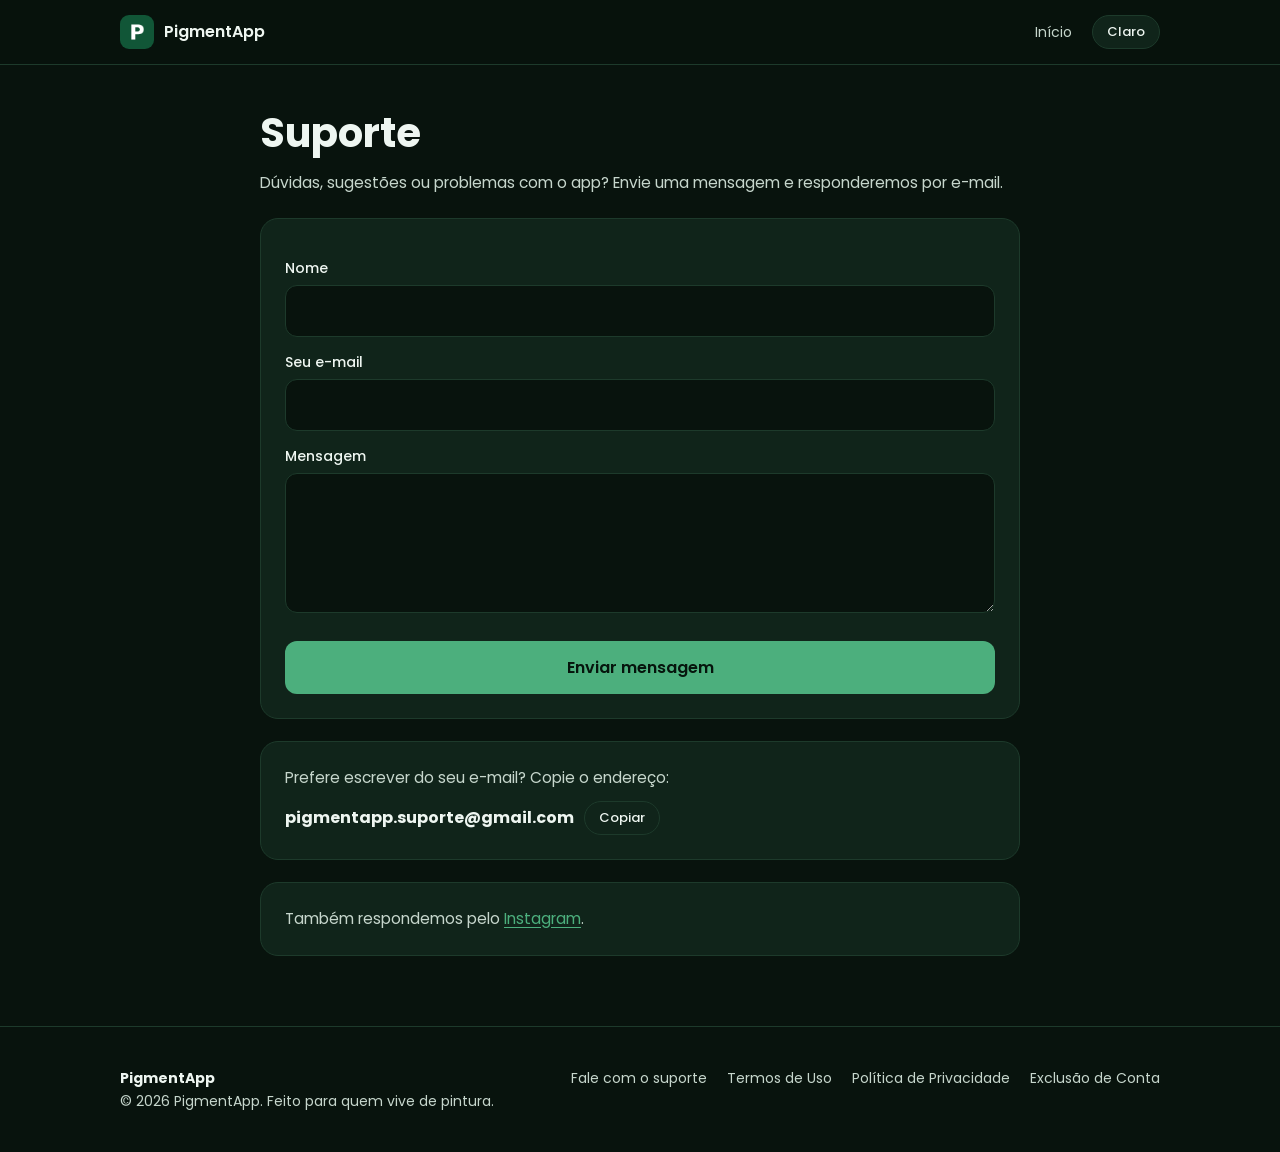
<file: suporte.html>
<!DOCTYPE html>
<html lang="pt-BR">

<head>
    <meta charset="utf-8">
    <meta name="viewport" content="width=device-width, initial-scale=1">
    <title>Suporte — PigmentApp</title>
    <link rel="icon" href="assets/icone.png">
    <link rel="preconnect" href="https://fonts.googleapis.com">
    <link rel="preconnect" href="https://fonts.gstatic.com" crossorigin>
    <link href="https://fonts.googleapis.com/css2?family=Poppins:wght@400;500;600;700&display=swap" rel="stylesheet">
    <link rel="stylesheet" href="css/style.css">
    <link rel="stylesheet" href="css/legal.css">
</head>

<body>
    <nav>
        <div class="w"><a class="logo" href="index.html"><img src="assets/icone.png" alt="">PigmentApp</a>
            <div class="nl"><a class="h" href="index.html">Início</a><button class="tg" id="tg">Escuro</button></div>
        </div>
    </nav>
    <main class="doc">
        <h1>Suporte</h1>
        <p>Dúvidas, sugestões ou problemas com o app? Envie uma mensagem e responderemos por e-mail.</p>
        <div class="ok" id="ok">✓ Mensagem enviada! Responderemos em breve.</div>
        <form class="box" id="f" method="POST">
            <label for="n">Nome</label><input id="n" name="Nome" required>
            <label for="e">Seu e-mail</label><input id="e" name="email" type="email" required>
            <label for="m">Mensagem</label><textarea id="m" name="Mensagem" required></textarea>
            <input class="hp" type="text" name="_honey" tabindex="-1" autocomplete="off">
            <input type="hidden" name="_subject" value="Suporte PigmentApp"><input type="hidden" name="_template"
                value="table"><input type="hidden" name="_next" id="nx">
            <button class="btn" type="submit">Enviar mensagem</button>
        </form>
        <div class="box">
            <p style="margin:0 0 10px">Prefere escrever do seu e-mail? Copie o endereço:</p>
            <div class="mail"><b id="em"></b><button class="tg" id="cp" type="button">Copiar</button></div>
        </div>
        <div class="box">
            <p style="margin:0">Também respondemos pelo <a href="https://www.instagram.com/pigment.app" target="_blank"
                    rel="noopener">Instagram</a>.</p>
        </div>
    </main>
    <footer>
        <div class="w">
            <div><b style="color:var(--tx)">PigmentApp</b><br>© 2026 PigmentApp. Feito para quem vive de pintura.</div>
            <div class="fl">
                <a href="suporte.html">Fale com o suporte</a>
                <a href="termos.html">Termos de Uso</a>
                <a href="privacidade.html">Política de Privacidade</a>
                <a href="exclusao-de-conta.html">Exclusão de Conta</a>
            </div>
        </div>
    </footer>
    <script src="js/legal.js"></script>
</body>

</html>
</file>
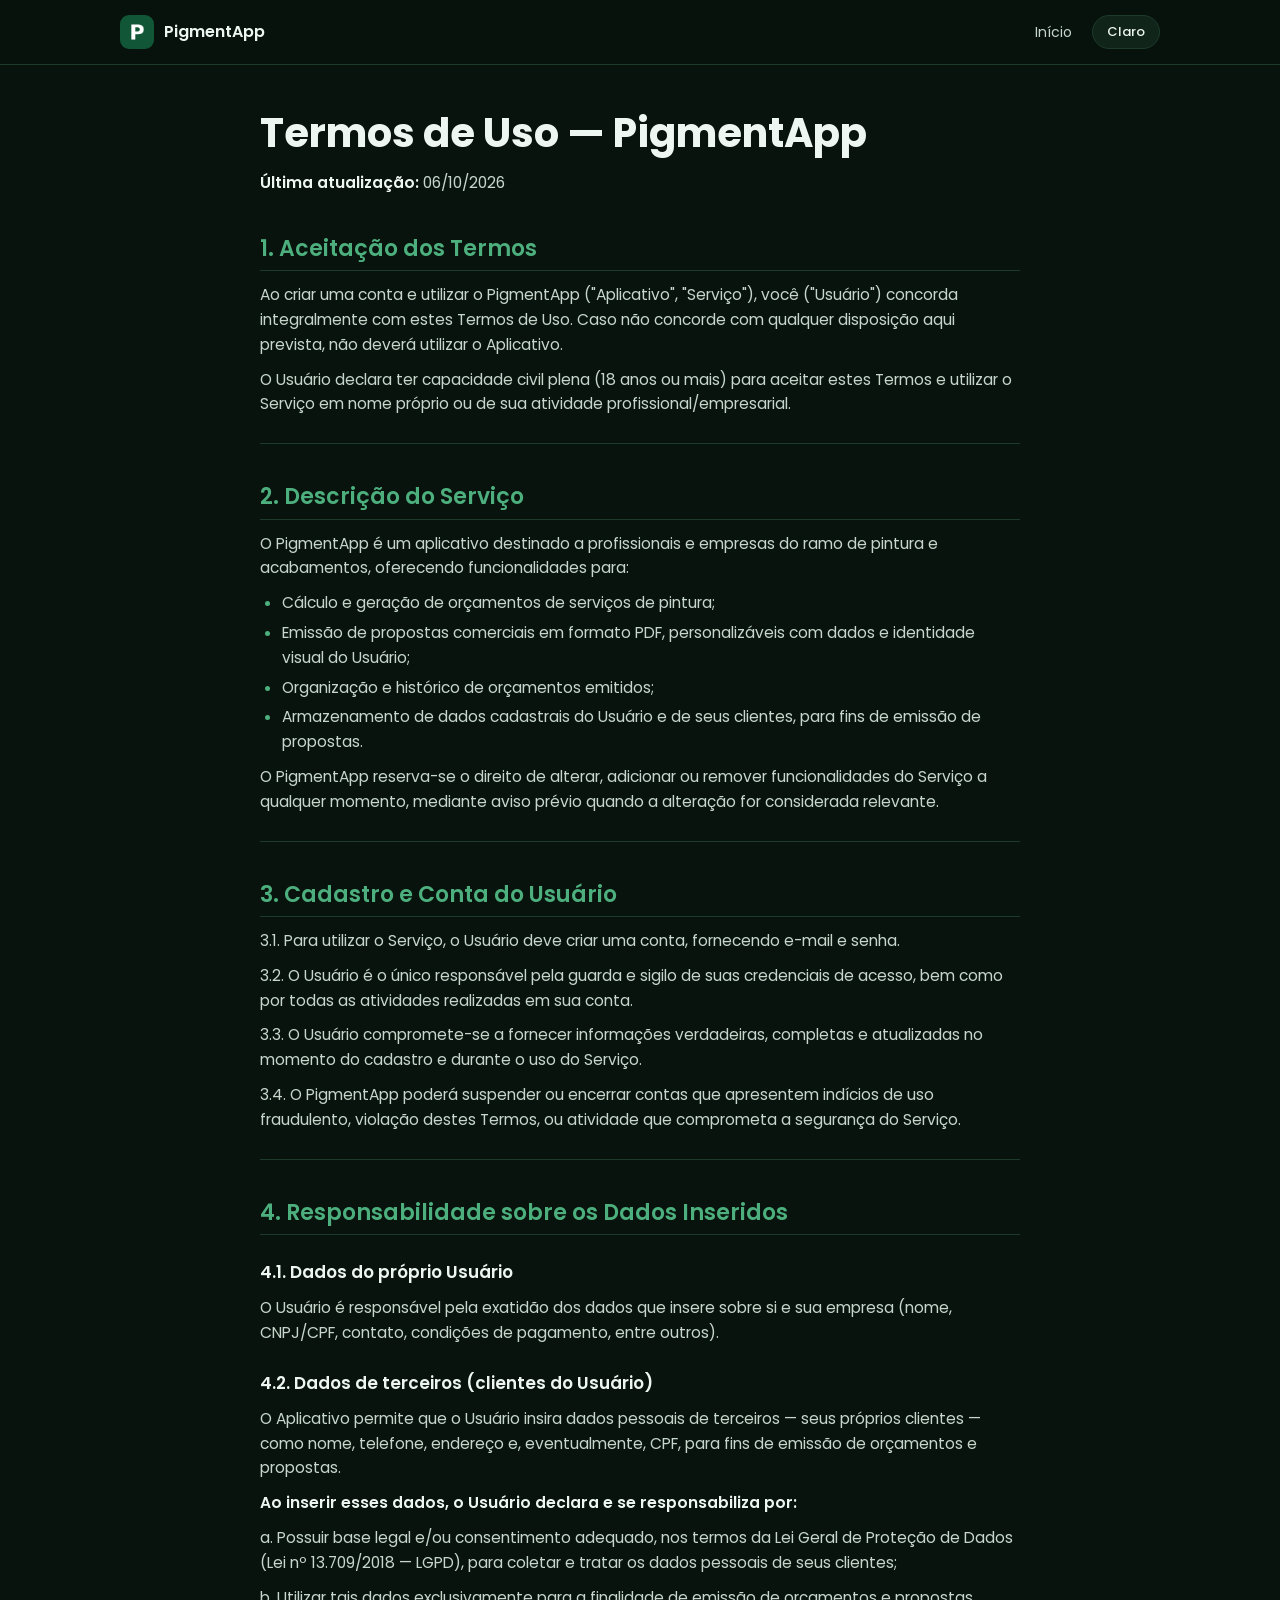
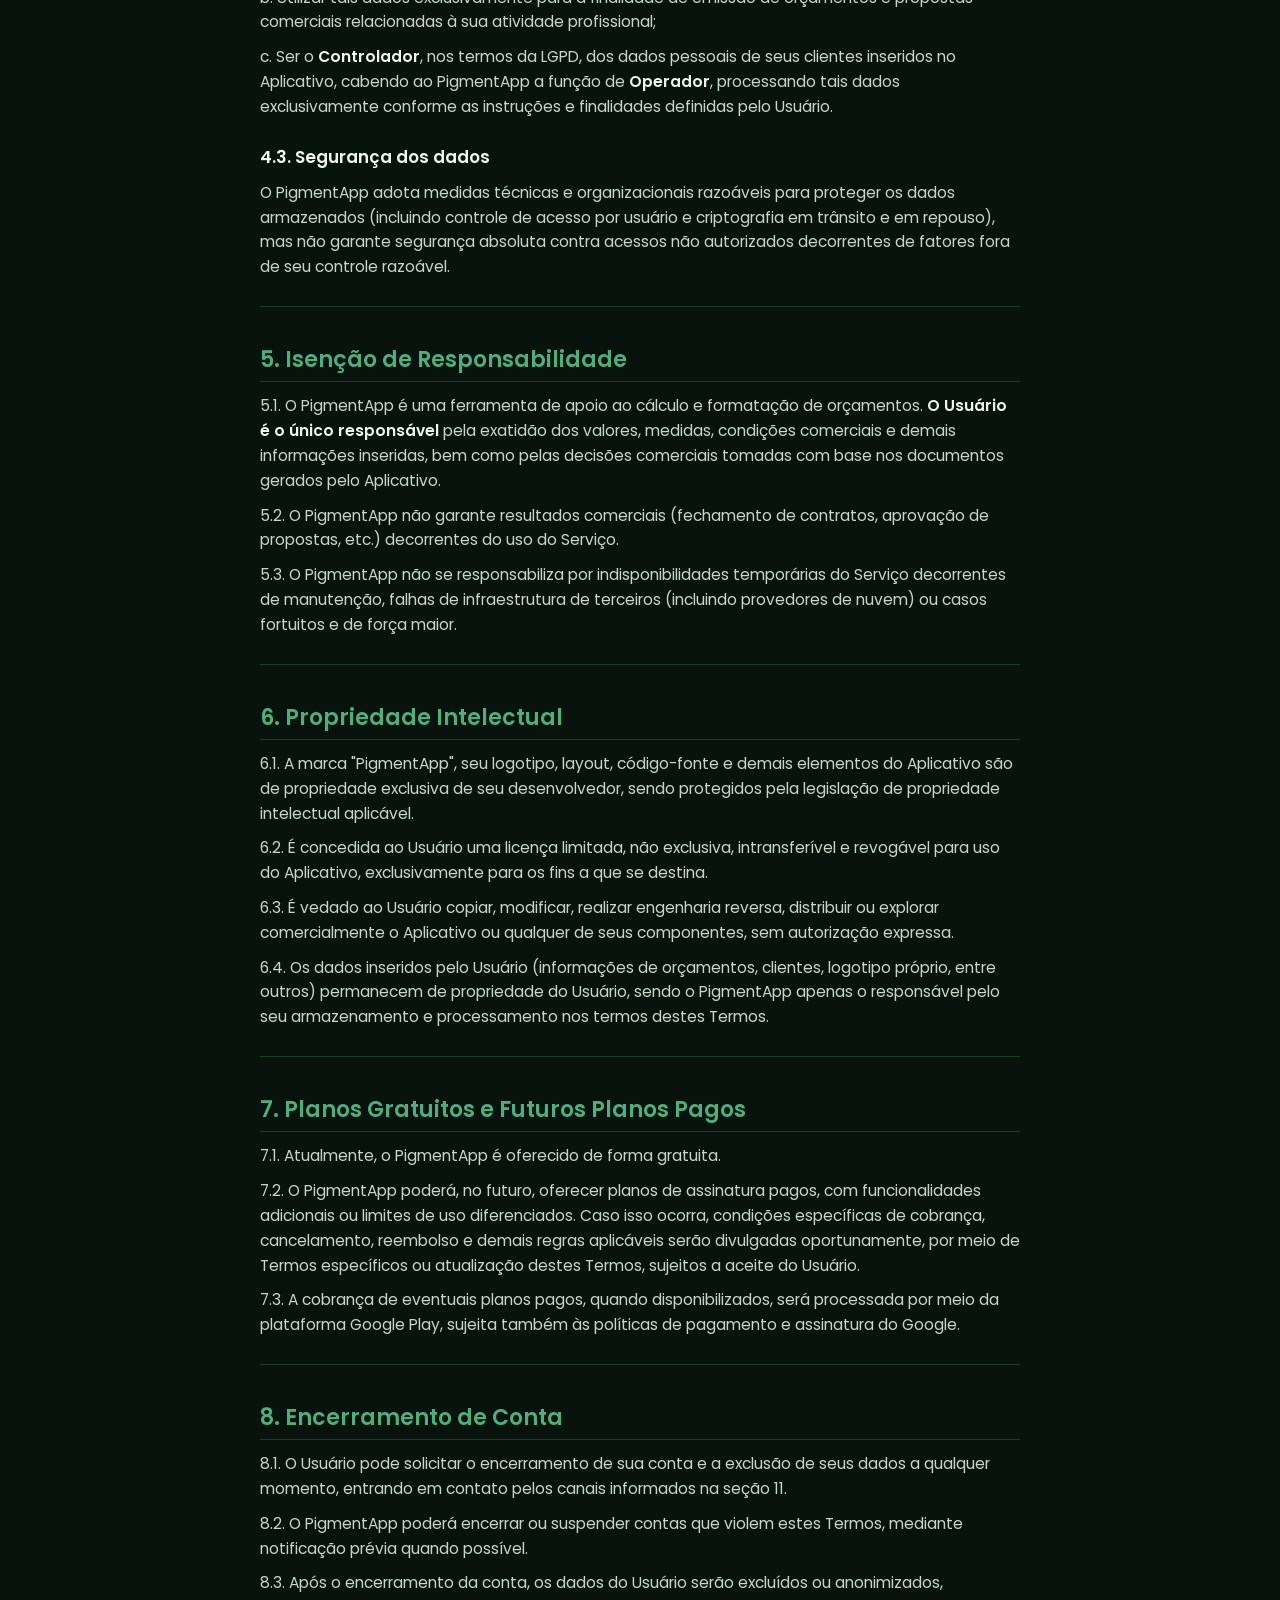
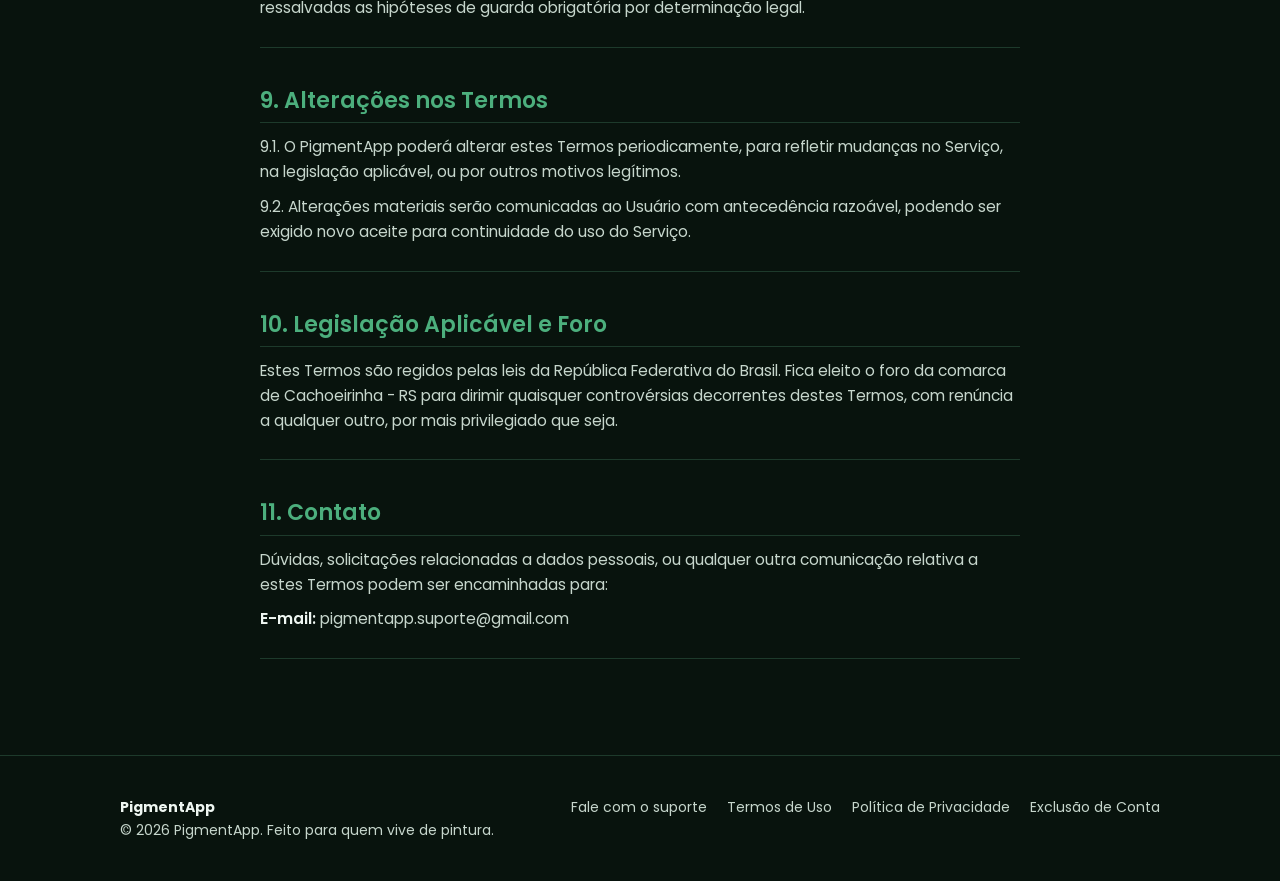
<file: termos.html>
<!DOCTYPE html>
<html lang="pt-BR">

<head>
    <meta charset="utf-8">
    <meta name="viewport" content="width=device-width, initial-scale=1">
    <title>Termos de Uso — PigmentApp</title>
    <link rel="icon" href="assets/icone.png">
    <link rel="preconnect" href="https://fonts.googleapis.com">
    <link rel="preconnect" href="https://fonts.gstatic.com" crossorigin>
    <link href="https://fonts.googleapis.com/css2?family=Poppins:wght@400;500;600;700&display=swap" rel="stylesheet">
    <link rel="stylesheet" href="css/style.css">
    <link rel="stylesheet" href="css/legal.css">
</head>

<body>
    <nav>
        <div class="w"><a class="logo" href="index.html"><img src="assets/icone.png" alt="">PigmentApp</a>
            <div class="nl"><a class="h" href="index.html">Início</a><button class="tg" id="tg">Escuro</button></div>
        </div>
    </nav>
    <main class="doc">
        <h1>Termos de Uso — PigmentApp</h1>
        <p><strong>Última atualização:</strong> 06/10/2026</p>
        <h2>1. Aceitação dos Termos</h2>
        <p>Ao criar uma conta e utilizar o PigmentApp ("Aplicativo", "Serviço"), você ("Usuário") concorda integralmente
            com estes Termos de Uso. Caso não concorde com qualquer disposição aqui prevista, não deverá utilizar o
            Aplicativo.</p>
        <p>O Usuário declara ter capacidade civil plena (18 anos ou mais) para aceitar estes Termos e utilizar o Serviço
            em nome próprio ou de sua atividade profissional/empresarial.</p>
        <hr />
        <h2>2. Descrição do Serviço</h2>
        <p>O PigmentApp é um aplicativo destinado a profissionais e empresas do ramo de pintura e acabamentos,
            oferecendo funcionalidades para:</p>
        <ul>
            <li>Cálculo e geração de orçamentos de serviços de pintura;</li>
            <li>Emissão de propostas comerciais em formato PDF, personalizáveis com dados e identidade visual do
                Usuário;</li>
            <li>Organização e histórico de orçamentos emitidos;</li>
            <li>Armazenamento de dados cadastrais do Usuário e de seus clientes, para fins de emissão de propostas.</li>
        </ul>
        <p>O PigmentApp reserva-se o direito de alterar, adicionar ou remover funcionalidades do Serviço a qualquer
            momento, mediante aviso prévio quando a alteração for considerada relevante.</p>
        <hr />
        <h2>3. Cadastro e Conta do Usuário</h2>
        <p>3.1. Para utilizar o Serviço, o Usuário deve criar uma conta, fornecendo e-mail e senha.</p>
        <p>3.2. O Usuário é o único responsável pela guarda e sigilo de suas credenciais de acesso, bem como por todas
            as atividades realizadas em sua conta.</p>
        <p>3.3. O Usuário compromete-se a fornecer informações verdadeiras, completas e atualizadas no momento do
            cadastro e durante o uso do Serviço.</p>
        <p>3.4. O PigmentApp poderá suspender ou encerrar contas que apresentem indícios de uso fraudulento, violação
            destes Termos, ou atividade que comprometa a segurança do Serviço.</p>
        <hr />
        <h2>4. Responsabilidade sobre os Dados Inseridos</h2>
        <h3>4.1. Dados do próprio Usuário</h3>
        <p>O Usuário é responsável pela exatidão dos dados que insere sobre si e sua empresa (nome, CNPJ/CPF, contato,
            condições de pagamento, entre outros).</p>
        <h3>4.2. Dados de terceiros (clientes do Usuário)</h3>
        <p>O Aplicativo permite que o Usuário insira dados pessoais de terceiros — seus próprios clientes — como nome,
            telefone, endereço e, eventualmente, CPF, para fins de emissão de orçamentos e propostas.</p>
        <p><strong>Ao inserir esses dados, o Usuário declara e se responsabiliza por:</strong></p>
        <p>a. Possuir base legal e/ou consentimento adequado, nos termos da Lei Geral de Proteção de Dados (Lei nº
            13.709/2018 — LGPD), para coletar e tratar os dados pessoais de seus clientes;</p>
        <p>b. Utilizar tais dados exclusivamente para a finalidade de emissão de orçamentos e propostas comerciais
            relacionadas à sua atividade profissional;</p>
        <p>c. Ser o <strong>Controlador</strong>, nos termos da LGPD, dos dados pessoais de seus clientes inseridos no
            Aplicativo, cabendo ao PigmentApp a função de <strong>Operador</strong>, processando tais dados
            exclusivamente conforme as instruções e finalidades definidas pelo Usuário.</p>
        <h3>4.3. Segurança dos dados</h3>
        <p>O PigmentApp adota medidas técnicas e organizacionais razoáveis para proteger os dados armazenados (incluindo
            controle de acesso por usuário e criptografia em trânsito e em repouso), mas não garante segurança absoluta
            contra acessos não autorizados decorrentes de fatores fora de seu controle razoável.</p>
        <hr />
        <h2>5. Isenção de Responsabilidade</h2>
        <p>5.1. O PigmentApp é uma ferramenta de apoio ao cálculo e formatação de orçamentos. <strong>O Usuário é o
                único responsável</strong> pela exatidão dos valores, medidas, condições comerciais e demais informações
            inseridas, bem como pelas decisões comerciais tomadas com base nos documentos gerados pelo Aplicativo.</p>
        <p>5.2. O PigmentApp não garante resultados comerciais (fechamento de contratos, aprovação de propostas, etc.)
            decorrentes do uso do Serviço.</p>
        <p>5.3. O PigmentApp não se responsabiliza por indisponibilidades temporárias do Serviço decorrentes de
            manutenção, falhas de infraestrutura de terceiros (incluindo provedores de nuvem) ou casos fortuitos e de
            força maior.</p>
        <hr />
        <h2>6. Propriedade Intelectual</h2>
        <p>6.1. A marca "PigmentApp", seu logotipo, layout, código-fonte e demais elementos do Aplicativo são de
            propriedade exclusiva de seu desenvolvedor, sendo protegidos pela legislação de propriedade intelectual
            aplicável.</p>
        <p>6.2. É concedida ao Usuário uma licença limitada, não exclusiva, intransferível e revogável para uso do
            Aplicativo, exclusivamente para os fins a que se destina.</p>
        <p>6.3. É vedado ao Usuário copiar, modificar, realizar engenharia reversa, distribuir ou explorar
            comercialmente o Aplicativo ou qualquer de seus componentes, sem autorização expressa.</p>
        <p>6.4. Os dados inseridos pelo Usuário (informações de orçamentos, clientes, logotipo próprio, entre outros)
            permanecem de propriedade do Usuário, sendo o PigmentApp apenas o responsável pelo seu armazenamento e
            processamento nos termos destes Termos.</p>
        <hr />
        <h2>7. Planos Gratuitos e Futuros Planos Pagos</h2>
        <p>7.1. Atualmente, o PigmentApp é oferecido de forma gratuita.</p>
        <p>7.2. O PigmentApp poderá, no futuro, oferecer planos de assinatura pagos, com funcionalidades adicionais ou
            limites de uso diferenciados. Caso isso ocorra, condições específicas de cobrança, cancelamento, reembolso e
            demais regras aplicáveis serão divulgadas oportunamente, por meio de Termos específicos ou atualização
            destes Termos, sujeitos a aceite do Usuário.</p>
        <p>7.3. A cobrança de eventuais planos pagos, quando disponibilizados, será processada por meio da plataforma
            Google Play, sujeita também às políticas de pagamento e assinatura do Google.</p>
        <hr />
        <h2>8. Encerramento de Conta</h2>
        <p>8.1. O Usuário pode solicitar o encerramento de sua conta e a exclusão de seus dados a qualquer momento,
            entrando em contato pelos canais informados na seção 11.</p>
        <p>8.2. O PigmentApp poderá encerrar ou suspender contas que violem estes Termos, mediante notificação prévia
            quando possível.</p>
        <p>8.3. Após o encerramento da conta, os dados do Usuário serão excluídos ou anonimizados, ressalvadas as
            hipóteses de guarda obrigatória por determinação legal.</p>
        <hr />
        <h2>9. Alterações nos Termos</h2>
        <p>9.1. O PigmentApp poderá alterar estes Termos periodicamente, para refletir mudanças no Serviço, na
            legislação aplicável, ou por outros motivos legítimos.</p>
        <p>9.2. Alterações materiais serão comunicadas ao Usuário com antecedência razoável, podendo ser exigido novo
            aceite para continuidade do uso do Serviço.</p>
        <hr />
        <h2>10. Legislação Aplicável e Foro</h2>
        <p>Estes Termos são regidos pelas leis da República Federativa do Brasil. Fica eleito o foro da comarca de
            Cachoeirinha - RS para dirimir quaisquer controvérsias decorrentes destes Termos, com renúncia a qualquer
            outro, por mais privilegiado que seja.</p>
        <hr />
        <h2>11. Contato</h2>
        <p>Dúvidas, solicitações relacionadas a dados pessoais, ou qualquer outra comunicação relativa a estes Termos
            podem ser encaminhadas para:</p>
        <p><strong>E-mail:</strong> pigmentapp.suporte@gmail.com</p>
        <hr />
    </main>
    <footer>
        <div class="w">
            <div><b style="color:var(--tx)">PigmentApp</b><br>© 2026 PigmentApp. Feito para quem vive de pintura.</div>
            <div class="fl"><a href="suporte.html">Fale com o suporte</a>
                <a href="termos.html">Termos de Uso</a>
                <a href="privacidade.html">Política de Privacidade</a>
                <a href="exclusao-de-conta.html">Exclusão de Conta</a>
            </div>
        </div>
    </footer>
    <script src="js/legal.js"></script>
</body>

</html>
</file>
<file: css/style.css>
/* PigmentApp — estilos. Cores no :root (claro) e :root[data-t=dark] (escuro). */
:root {
    --bg: #f4f8f5;
    --card: #fff;
    --tx: #10281c;
    --mut: #5a6f63;
    --g: #14573a;
    --g2: #4caf7d;
    --bd: #d9e6de
}

:root[data-t=dark] {
    --bg: #08130d;
    --card: #10241a;
    --tx: #eef6f1;
    --mut: #c6d6cc;
    --g: #4caf7d;
    --g2: #4caf7d;
    --bd: #1d3a2b
}

* {
    box-sizing: border-box;
    margin: 0
}

html {
    scroll-behavior: smooth
}

body {
    font: 16px/1.6 Poppins, system-ui, sans-serif;
    background: var(--bg);
    color: var(--tx);
    transition: .3s
}

a {
    color: inherit;
    text-decoration: none
}

.w {
    max-width: 1080px;
    margin: auto;
    padding: 0 20px
}

nav {
    position: sticky;
    top: 0;
    z-index: 9;
    backdrop-filter: blur(12px);
    background: color-mix(in srgb, var(--bg) 85%, transparent);
    border-bottom: 1px solid var(--bd)
}

nav .w {
    display: flex;
    align-items: center;
    justify-content: space-between;
    height: 64px;
    gap: 12px
}

.logo {
    display: flex;
    align-items: center;
    gap: 10px;
    font-weight: 600
}

.logo img {
    width: 34px;
    height: 34px;
    border-radius: 9px
}

.nl {
    display: flex;
    gap: 20px;
    align-items: center;
    font-size: 14px;
    color: var(--mut)
}

.nl a:hover {
    color: var(--g2)
}

.tg {
    border: 1px solid var(--bd);
    background: var(--card);
    color: var(--tx);
    border-radius: 99px;
    padding: 6px 14px;
    font: 500 13px Poppins;
    cursor: pointer
}

.btn {
    display: inline-flex;
    align-items: center;
    gap: 8px;
    background: var(--g);
    color: #fff;
    padding: 14px 26px;
    border-radius: 12px;
    font-weight: 600;
    transition: .2s
}

:root[data-t=dark] .btn {
    background: var(--g2);
    color: #06150d
}

.btn:hover {
    transform: translateY(-2px);
    box-shadow: 0 10px 24px #4caf7d44
}

.hero {
    padding: 70px 0 80px;
    overflow: hidden
}

.hero .w {
    display: grid;
    grid-template-columns: 1.1fr .9fr;
    gap: 40px;
    align-items: center
}

.eyebrow {
    color: var(--g2);
    font-size: 12px;
    font-weight: 600;
    letter-spacing: .14em;
    text-transform: uppercase
}

h1 {
    font-size: clamp(30px, 4.2vw, 46px);
    line-height: 1.15;
    margin: 14px 0 18px;
    font-weight: 700
}

h2 {
    font-size: clamp(26px, 3.6vw, 38px);
    line-height: 1.2;
    font-weight: 600
}

.lead {
    color: var(--mut);
    max-width: 480px;
    margin-bottom: 26px
}

.sm {
    font-size: 13px;
    color: var(--mut);
    margin-top: 12px
}

.ph {
    width: min(290px, 80%);
    margin: auto;
    border: 8px solid #0b1a12;
    border-radius: 34px;
    overflow: hidden;
    box-shadow: 0 30px 60px #0004;
    animation: fl 6s ease-in-out infinite;
    background: #0b1a12
}

.ph img {
    display: block;
    width: 100%
}

@keyframes fl {
    50% {
        transform: translateY(-12px)
    }
}

.hv {
    position: relative
}

.hv:before {
    content: "";
    position: absolute;
    inset: 10% 5%;
    background: radial-gradient(#4caf7d55, transparent 70%);
    filter: blur(30px)
}

section {
    padding: 70px 0
}

.c {
    text-align: center;
    margin-bottom: 40px
}

.g3 {
    display: grid;
    grid-template-columns: repeat(3, 1fr);
    gap: 18px
}

.cd {
    background: var(--card);
    border: 1px solid var(--bd);
    border-radius: 18px;
    padding: 26px;
    transition: .25s
}

.cd:hover {
    transform: translateY(-6px);
    border-color: var(--g2)
}

.cd i {
    font-style: normal;
    font-size: 28px;
    display: block;
    margin-bottom: 10px
}

.cd h3 {
    font-size: 18px;
    margin-bottom: 6px
}

.cd p {
    color: var(--mut);
    font-size: 14.5px
}

.st {
    counter-reset: s
}

.st .cd:before {
    counter-increment: s;
    content: counter(s);
    display: grid;
    place-items: center;
    width: 34px;
    height: 34px;
    border-radius: 50%;
    background: var(--g2);
    color: #06150d;
    font-weight: 700;
    margin-bottom: 12px
}

.two {
    display: grid;
    grid-template-columns: 1fr 1fr;
    gap: 50px;
    align-items: center
}

.two h2 {
    margin-top: 8px
}

.two p {
    color: var(--mut);
    margin-top: 14px
}

.ck {
    list-style: none;
    padding: 0;
    margin-top: 18px
}

.ck li {
    padding: 5px 0 5px 28px;
    position: relative
}

.ck li:before {
    content: "✓";
    position: absolute;
    left: 0;
    color: var(--g2);
    font-weight: 700
}

.tabs {
    display: flex;
    gap: 8px;
    justify-content: center;
    flex-wrap: wrap;
    margin-bottom: 28px
}

.tabs button {
    border: 1px solid var(--bd);
    background: var(--card);
    color: var(--tx);
    padding: 9px 18px;
    border-radius: 99px;
    font: 500 14px Poppins;
    cursor: pointer
}

.tabs button.on {
    background: var(--g2);
    color: #06150d;
    border-color: var(--g2)
}

.show {
    display: grid;
    grid-template-columns: 260px 1fr;
    gap: 40px;
    align-items: center;
    max-width: 760px;
    margin: auto
}

.show .ph {
    animation: none;
    width: 260px
}

.show h3 {
    font-size: 24px;
    margin-bottom: 8px
}

.show p {
    color: var(--mut)
}

.cta {
    background: linear-gradient(135deg, #14573a, #2f8f5f);
    color: #fff;
    border-radius: 26px;
    padding: 56px 24px;
    text-align: center
}

.cta .btn {
    background: #fff;
    color: #14573a;
    margin-top: 22px
}

.cta p {
    opacity: .9;
    margin-top: 10px
}

footer {
    padding: 40px 0;
    border-top: 1px solid var(--bd);
    margin-top: 70px;
    font-size: 14px;
    color: var(--mut)
}

footer .w {
    display: flex;
    justify-content: space-between;
    flex-wrap: wrap;
    gap: 16px
}

footer b {
    color: var(--tx)
}

.fl {
    display: flex;
    gap: 20px;
    flex-wrap: wrap
}

.fl a:hover {
    color: var(--g2)
}

.rv {
    opacity: 0;
    transform: translateY(26px);
    transition: .7s
}

.rv.in {
    opacity: 1;
    transform: none
}

@media(max-width:800px) {

    .hero .w,
    .two,
    .show {
        grid-template-columns: 1fr
    }

    .g3 {
        grid-template-columns: 1fr
    }

    .nl a.h {
        display: none
    }

    .hero {
        padding-top: 40px
    }

    .show {
        text-align: center
    }

    .show .ph {
        margin: auto
    }
}

.dev {
    padding: 20px 0 0;
    scroll-margin-top: 70px
}

.dev-box {
    display: flex;
    justify-content: space-between;
    align-items: center;
    gap: 24px;
    flex-wrap: wrap;
    background: var(--card);
    border: 1px solid var(--bd);
    border-radius: 20px;
    padding: 28px
}

.dev-box h3 {
    font-size: 20px;
    margin: 6px 0 4px
}

.dev-box p {
    color: var(--mut);
    font-size: 14.5px
}

.soc {
    display: flex;
    gap: 10px;
    flex-wrap: wrap
}

.soc a {
    display: inline-flex;
    align-items: center;
    gap: 8px;
    border: 1px solid var(--bd);
    border-radius: 99px;
    padding: 10px 18px;
    font-weight: 500;
    font-size: 14px;
    transition: .2s
}

.soc a:hover {
    border-color: var(--g2);
    color: var(--g2);
    transform: translateY(-2px)
}

.soc svg {
    width: 18px;
    height: 18px;
    fill: none;
    stroke: currentColor;
    stroke-width: 2;
    stroke-linecap: round;
    stroke-linejoin: round
}

/* botão principal do bloco de avaliação */
.soc a.p {
    border-color: var(--g);
    color: var(--g)
}

/* depoimentos: só entram em uso quando o modelo comentado no index.html for ativado (1, 2 ou 3 cartões) */
.deps {
    display: grid;
    grid-template-columns: repeat(auto-fit, minmax(260px, 340px));
    justify-content: center;
    gap: 18px
}

.dep blockquote {
    font-size: 15px;
    line-height: 1.6;
    margin-bottom: 14px
}

.dep figcaption {
    font-size: 13px;
    font-weight: 500;
    color: var(--mut)
}

/* imagem de comparação "caderninho x PDF" */
.cmp {
    display: block;
    width: 100%;
    height: auto;
    border-radius: 18px;
    border: 1px solid var(--bd);
    box-shadow: 0 20px 50px #0003
}
</file>
<file: css/legal.css>
/* Páginas de texto (privacidade, exclusão, termos, suporte). Usa as variáveis de cor do style.css */
.doc {
    max-width: 800px;
    margin: 0 auto;
    padding: 44px 20px 20px
}

.doc h1 {
    font-size: clamp(28px, 5vw, 40px);
    line-height: 1.2;
    font-weight: 700;
    margin: 0 0 14px;
    color: var(--tx)
}

.doc h2 {
    font-size: 22px;
    font-weight: 600;
    margin: 40px 0 12px;
    padding-bottom: 8px;
    border-bottom: 1px solid var(--bd);
    color: var(--g2)
}

.doc h3 {
    font-size: 17px;
    font-weight: 600;
    margin: 24px 0 6px
}

.doc p,
.doc li {
    color: var(--mut);
    font-size: 15.5px
}

.doc p {
    margin: 10px 0
}

.doc strong {
    color: var(--tx);
    font-weight: 600
}

.doc ul,
.doc ol {
    padding-left: 22px;
    margin: 10px 0
}

.doc li {
    margin: 5px 0
}

.doc li::marker {
    color: var(--g2)
}

.doc a {
    color: var(--g2);
    text-decoration: underline;
    text-underline-offset: 3px
}

.doc hr {
    border: 0;
    border-top: 1px solid var(--bd);
    margin: 26px 0
}

.doc code {
    background: var(--card);
    border: 1px solid var(--bd);
    padding: 2px 6px;
    border-radius: 6px;
    font-size: 14px
}

.doc blockquote {
    background: var(--card);
    border-left: 4px solid var(--g2);
    border-radius: 0 12px 12px 0;
    padding: 12px 18px;
    margin: 20px 0
}

.tw {
    overflow-x: auto;
    margin: 18px 0;
    border: 1px solid var(--bd);
    border-radius: 14px
}

.doc table {
    border-collapse: collapse;
    width: 100%;
    min-width: 520px;
    background: var(--card)
}

.doc th,
.doc td {
    padding: 12px 14px;
    text-align: left;
    vertical-align: top;
    font-size: 14px;
    color: var(--mut);
    border-bottom: 1px solid var(--bd)
}

.doc th {
    color: var(--tx);
    font-weight: 600;
    background: color-mix(in srgb, var(--g2) 12%, var(--card))
}

.doc tr:last-child td {
    border-bottom: 0
}

/* Suporte */
.box {
    background: var(--card);
    border: 1px solid var(--bd);
    border-radius: 18px;
    padding: 24px;
    margin-top: 22px
}

.doc label {
    display: block;
    font-size: 14px;
    font-weight: 500;
    margin: 14px 0 6px
}

.doc input,
.doc textarea {
    width: 100%;
    padding: 12px 14px;
    border-radius: 12px;
    border: 1px solid var(--bd);
    background: var(--bg);
    color: var(--tx);
    font: inherit
}

.doc input:focus,
.doc textarea:focus {
    outline: 2px solid var(--g2);
    border-color: transparent
}

.doc textarea {
    min-height: 140px;
    resize: vertical
}

.doc button.btn {
    border: 0;
    cursor: pointer;
    font: 600 16px Poppins;
    margin-top: 20px;
    width: 100%;
    justify-content: center
}

.mail {
    display: flex;
    gap: 10px;
    align-items: center;
    flex-wrap: wrap
}

.mail b {
    word-break: break-all
}

.mail .tg {
    cursor: pointer
}

.ok {
    display: none;
    background: #4caf7d22;
    border: 1px solid var(--g2);
    border-radius: 12px;
    padding: 14px;
    margin-top: 18px
}

.hp {
    position: absolute;
    left: -9999px
}

footer {
    margin-top: 50px
}
</file>
